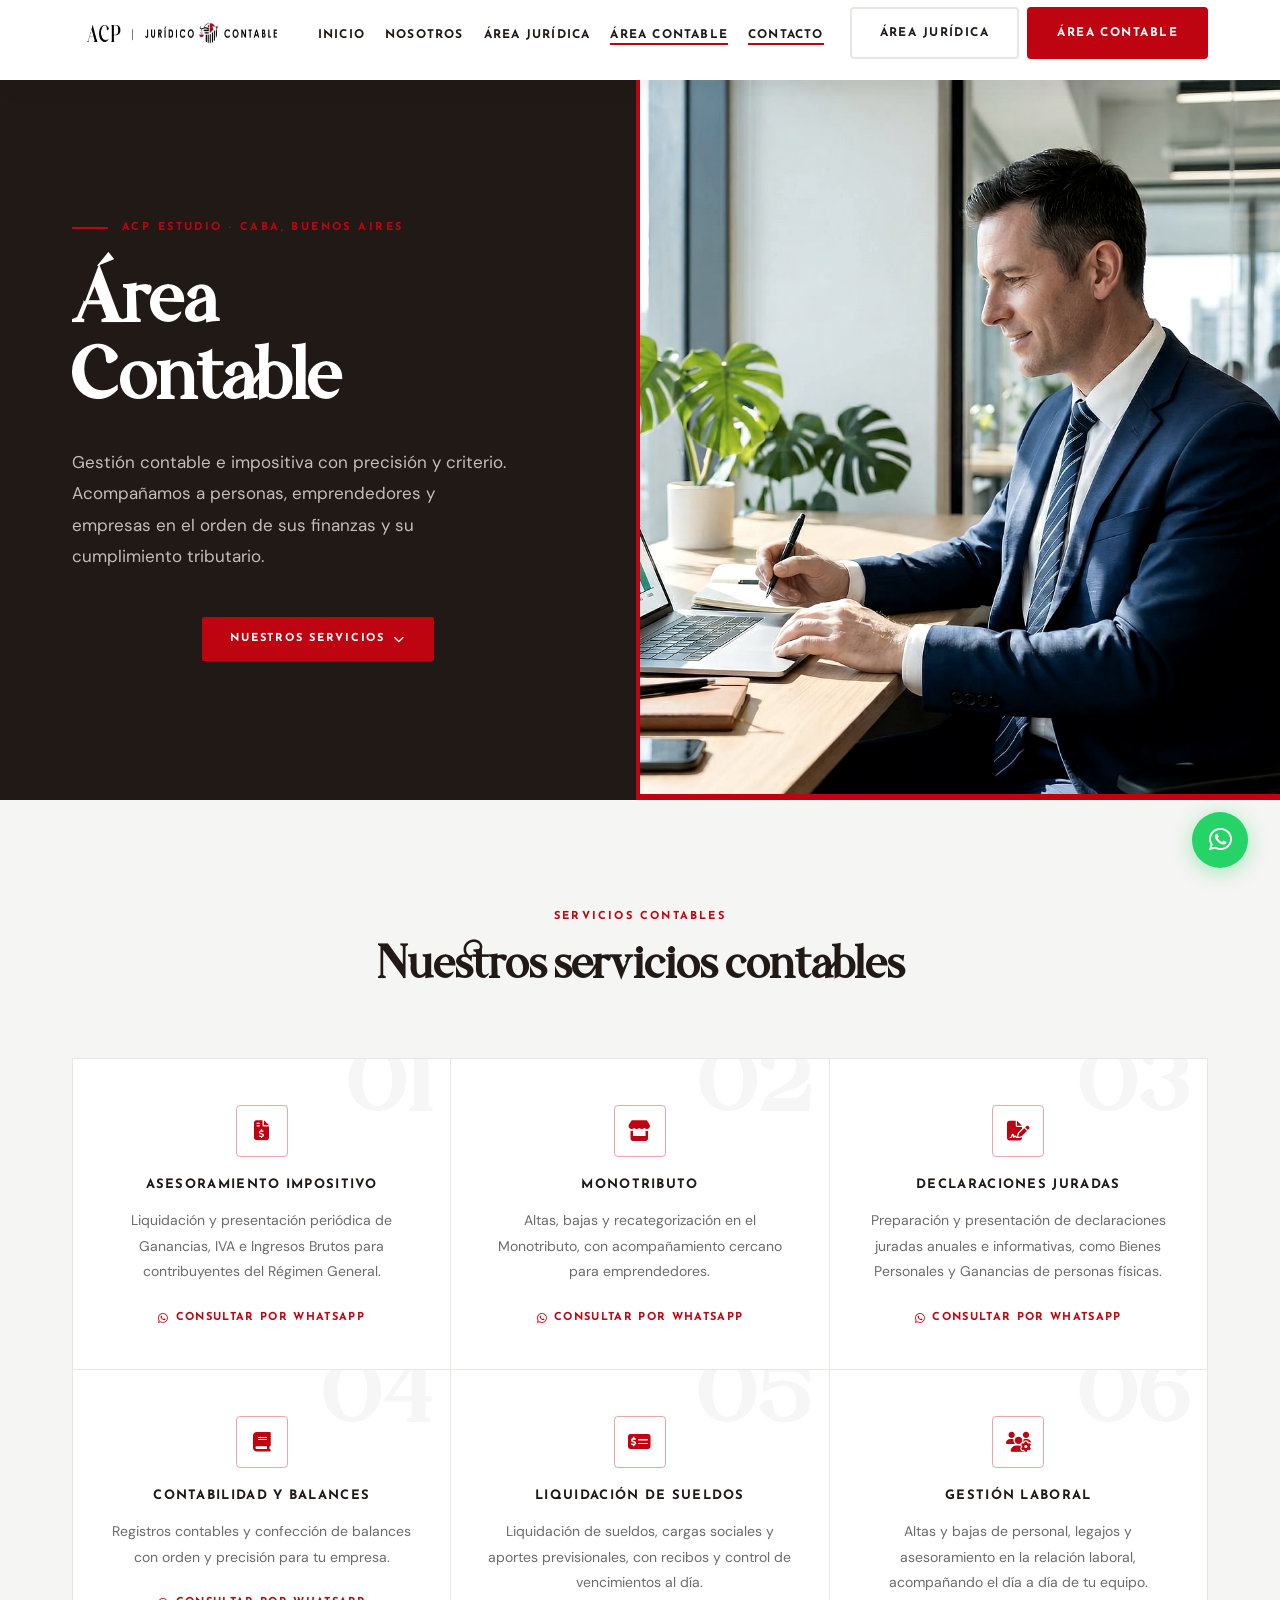
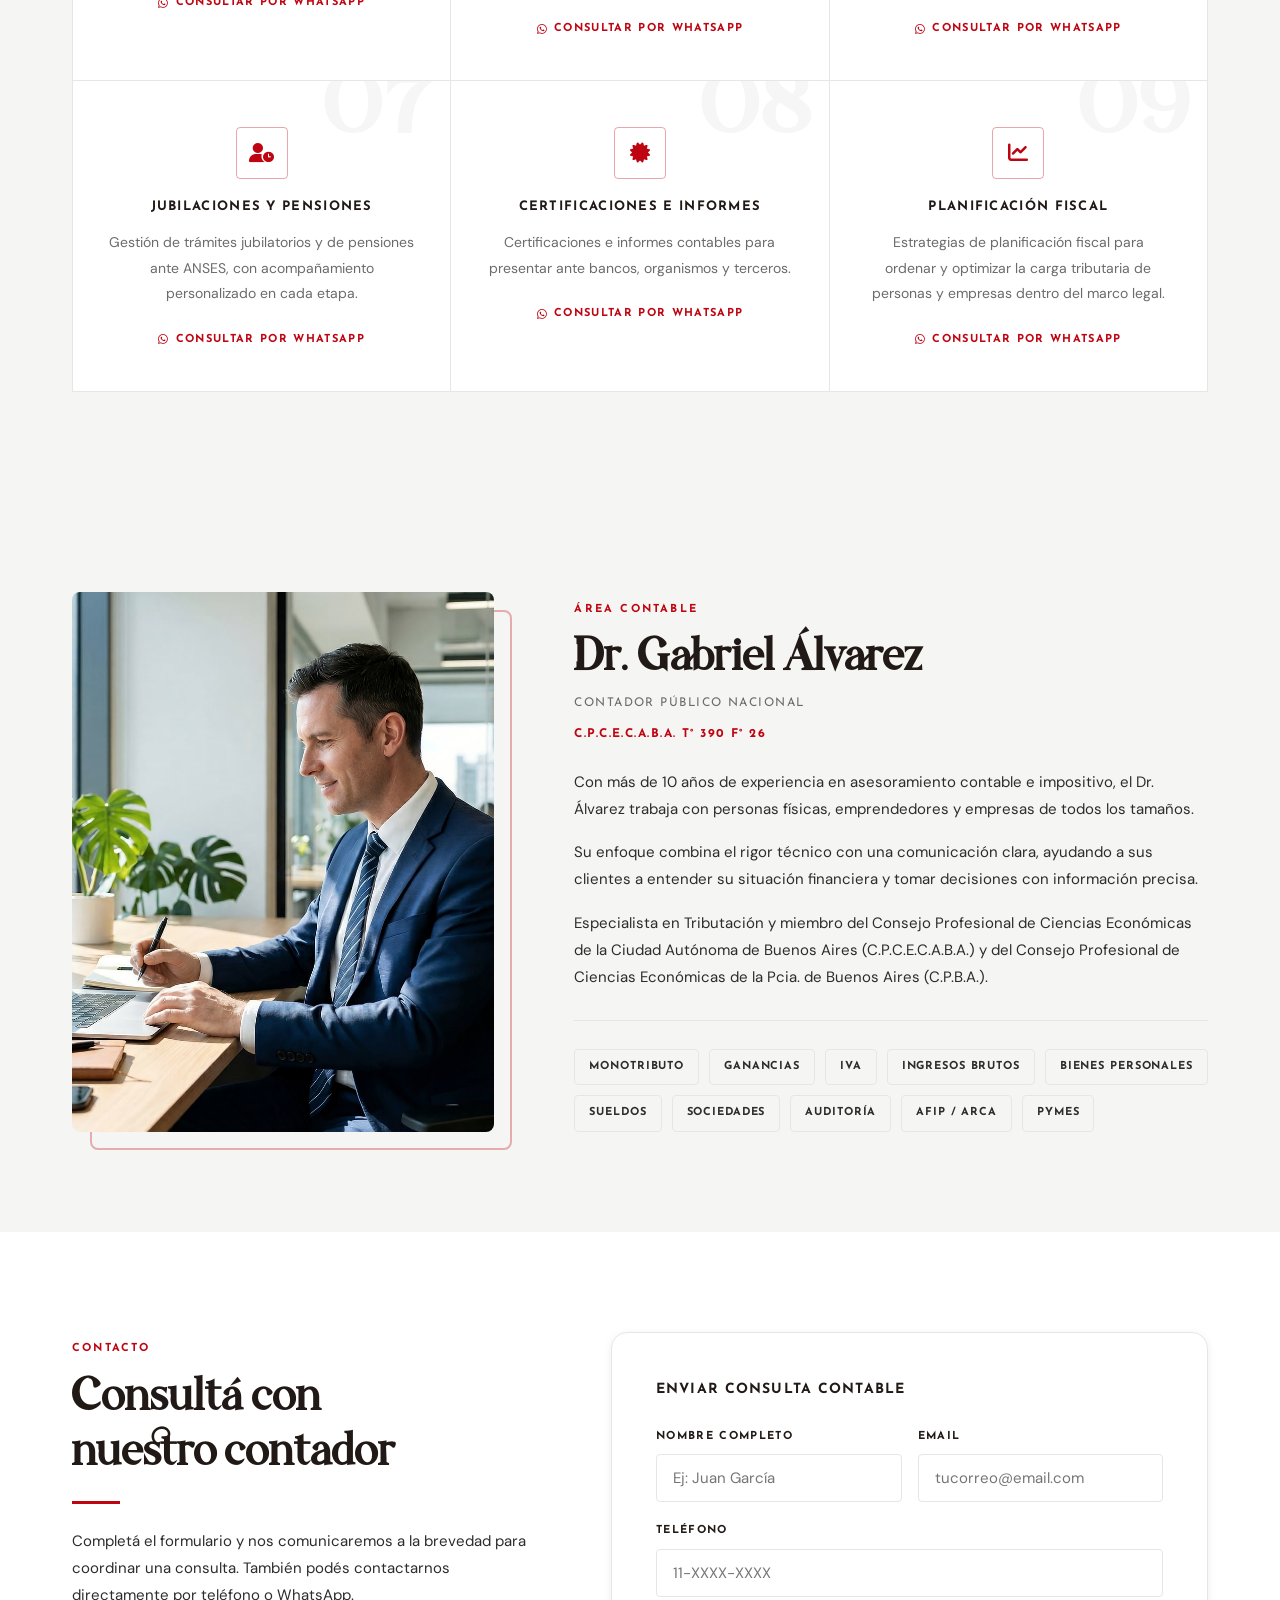
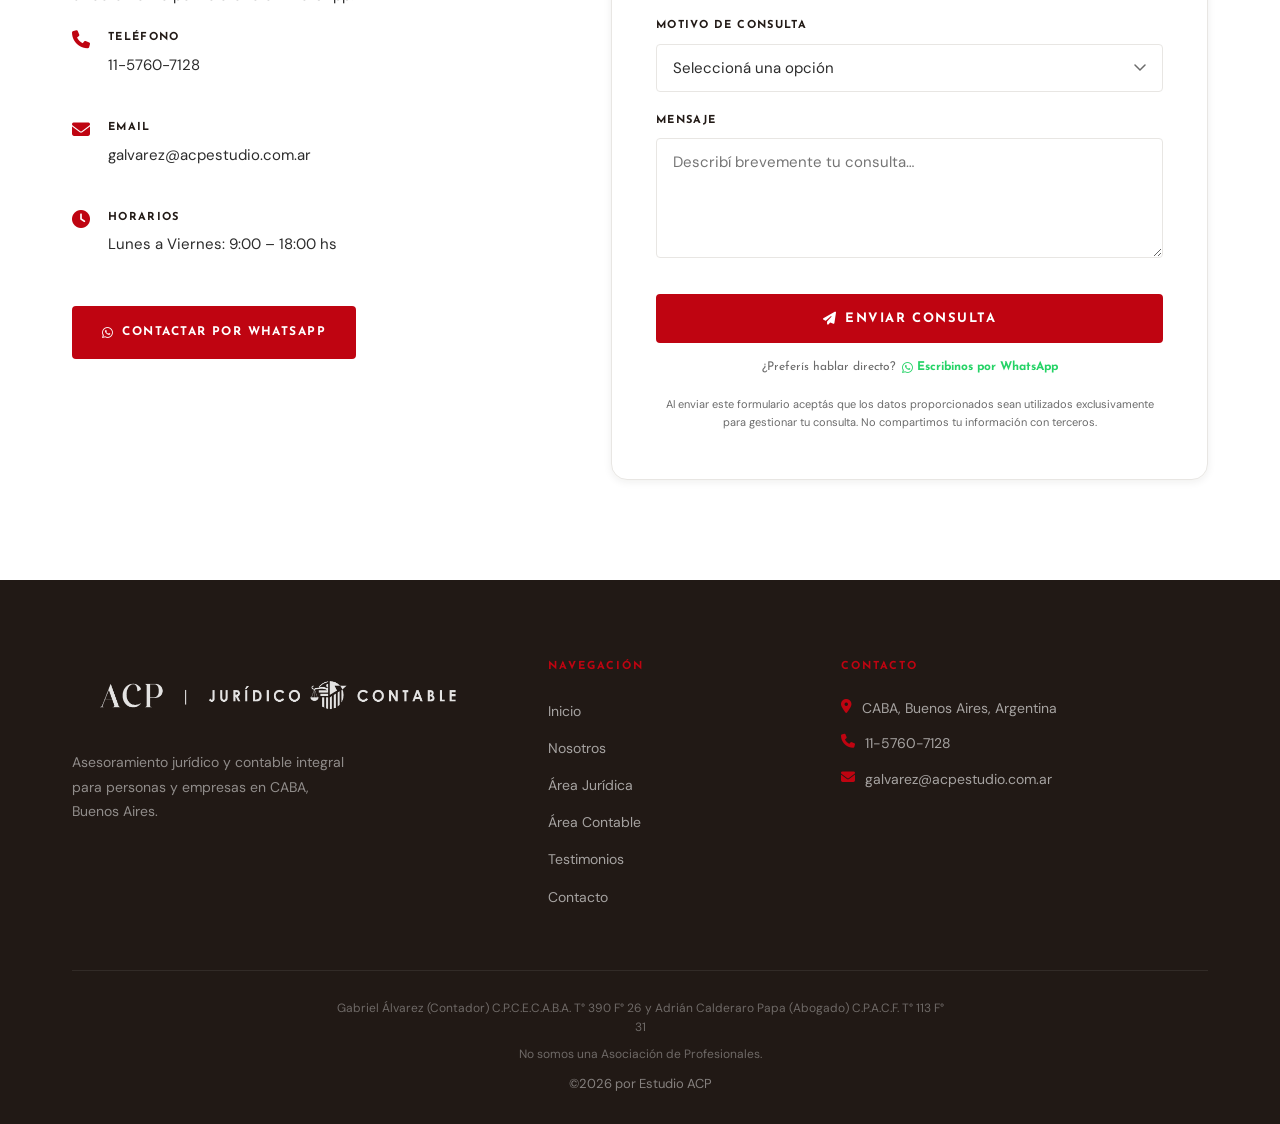
<file: contable.html>
<!DOCTYPE html>
<html lang="es">
<head>
  <meta charset="UTF-8">
  <meta name="viewport" content="width=device-width, initial-scale=1.0">
  <title>Área Contable | ACP Estudio Jurídico Contable · CABA</title>
  <meta name="description" content="Asesoramiento contable e impositivo en CABA, Buenos Aires. Liquidación de impuestos, auditoría, balances y gestión de PYMES. Dr. Gabriel Álvarez.">

  <!-- Open Graph -->
  <meta property="og:title" content="Área Contable | ACP Estudio Jurídico Contable">
  <meta property="og:description" content="Asesoramiento contable e impositivo integral en CABA, Buenos Aires. Impuestos, auditoría, sueldos y gestión de PYMES.">
  <meta property="og:type" content="website">
  <meta property="og:image" content="assets/images/herocontador.jpg">

  <!-- Google Fonts — fallbacks para The Castle Eliza y Century Gothic -->
  <link rel="preconnect" href="https://fonts.googleapis.com">
  <link rel="preconnect" href="https://fonts.gstatic.com" crossorigin>
  <link href="https://fonts.googleapis.com/css2?family=Playfair+Display:ital,wght@0,400;0,700;1,400&family=Josefin+Sans:wght@400;600;700&family=DM+Sans:ital,wght@0,300;0,400;0,500;1,400&display=swap" rel="stylesheet">

  <!-- Font Awesome -->
  <link rel="stylesheet" href="https://cdnjs.cloudflare.com/ajax/libs/font-awesome/6.5.1/css/all.min.css">

  <!-- AOS -->
  <link href="https://unpkg.com/aos@2.3.4/dist/aos.css" rel="stylesheet">

  <!-- Estilos -->
  <link rel="stylesheet" href="css/styles.css">

  <!-- Schema.org JSON-LD -->
  <script type="application/ld+json">
  {
    "@context": "https://schema.org",
    "@type": "AccountingService",
    "name": "ACP Estudio Contable — Área Contable",
    "description": "Asesoramiento contable e impositivo integral en CABA, Buenos Aires. Liquidación de impuestos, auditoría y gestión de PYMES.",
    "address": {
      "@type": "PostalAddress",
      "addressLocality": "Buenos Aires",
      "addressRegion": "CABA",
      "addressCountry": "AR"
    },
    "telephone": "+54-11-5760-7128",
    "email": "galvarez@acpestudio.com.ar",
    "employee": {
      "@type": "Person",
      "name": "Gabriel Álvarez",
      "jobTitle": "Contador Público",
      "email": "galvarez@acpestudio.com.ar"
    }
  }
  </script>
</head>
<body>

  <!-- Overlay menú mobile -->
  <div class="mobile-overlay" id="mobileOverlay"></div>

  <!-- ===================== HEADER ===================== -->
  <header class="header scrolled" id="header">
    <div class="container header__inner">
      <a href="index.html" class="header__logo" aria-label="ACP Estudio — Inicio">
        <img src="assets/brand/logoletras.png" alt="ACP Estudio Jurídico Contable" class="logo--completo" width="1600" height="257">
      </a>

      <nav class="nav" id="nav" aria-label="Navegación principal">
        <ul class="nav__list">
          <li><a href="index.html"          class="nav__link">Inicio</a></li>
          <li><a href="index.html#nosotros" class="nav__link">Nosotros</a></li>
          <li><a href="juridica.html"       class="nav__link">Área Jurídica</a></li>
          <li><a href="contable.html"       class="nav__link active">Área Contable</a></li>
          <li><a href="#contacto"           class="nav__link">Contacto</a></li>
        </ul>
      </nav>

      <div class="header__ctas">
        <a href="juridica.html" class="btn btn--outline">Área Jurídica</a>
        <a href="contable.html" class="btn btn--red">Área Contable</a>
      </div>

      <button class="hamburger" id="hamburger" aria-label="Abrir menú" aria-expanded="false">
        <span></span><span></span><span></span>
      </button>
    </div>
  </header>

  <!-- ===================== HERO INTERNO ===================== -->
  <section class="hero-inner" aria-label="Área Contable">
    <div class="hero-inner__left">
      <span class="hero-inner__eyebrow">ACP Estudio · CABA, Buenos Aires</span>
      <h1 class="hero-inner__title">Área<br>Contable</h1>
      <p class="hero-inner__desc">
        Gestión contable e impositiva con precisión y criterio. Acompañamos a personas, emprendedores y empresas en el orden de sus finanzas y su cumplimiento tributario.
      </p>
      <a href="#servicios" class="btn btn--primary">Nuestros servicios <i class="fas fa-chevron-down"></i></a>
    </div>
    <div class="hero-inner__right">
      <img src="assets/images/herocontador.jpg" alt="Asesoramiento contable profesional" class="hero-inner__img" width="1920" height="1072">
      <div class="hero-inner__right-accent"></div>
    </div>
  </section>

  <!-- ===================== SERVICIOS ===================== -->
  <section class="servicios" id="servicios">
    <div class="container">
      <div class="section-header" data-aos="fade-up">
        <span class="section-label">Servicios contables</span>
        <h2 class="section-title">Nuestros servicios contables</h2>
      </div>

      <div class="servicios__grid">

        <article class="svc-card" data-num="01" data-aos="fade-up" data-aos-delay="0">
          <div class="svc-card__icon"><i class="fas fa-file-invoice-dollar" aria-hidden="true"></i></div>
          <h3 class="svc-card__title">Asesoramiento Impositivo</h3>
          <p class="svc-card__desc">Liquidación y presentación periódica de Ganancias, IVA e Ingresos Brutos para contribuyentes del Régimen General.</p>
          <a href="https://wa.me/541157607128?text=Hola%2C%20quisiera%20consultar%20sobre%20Asesoramiento%20Impositivo." class="svc-card__link" target="_blank" rel="noopener noreferrer"><i class="fab fa-whatsapp"></i> Consultar por WhatsApp</a>
        </article>

        <article class="svc-card" data-num="02" data-aos="fade-up" data-aos-delay="60">
          <div class="svc-card__icon"><i class="fas fa-store" aria-hidden="true"></i></div>
          <h3 class="svc-card__title">Monotributo</h3>
          <p class="svc-card__desc">Altas, bajas y recategorización en el Monotributo, con acompañamiento cercano para emprendedores.</p>
          <a href="https://wa.me/541157607128?text=Hola%2C%20quisiera%20consultar%20sobre%20Monotributo." class="svc-card__link" target="_blank" rel="noopener noreferrer"><i class="fab fa-whatsapp"></i> Consultar por WhatsApp</a>
        </article>

        <article class="svc-card" data-num="03" data-aos="fade-up" data-aos-delay="120">
          <div class="svc-card__icon"><i class="fas fa-file-signature" aria-hidden="true"></i></div>
          <h3 class="svc-card__title">Declaraciones Juradas</h3>
          <p class="svc-card__desc">Preparación y presentación de declaraciones juradas anuales e informativas, como Bienes Personales y Ganancias de personas físicas.</p>
          <a href="https://wa.me/541157607128?text=Hola%2C%20quisiera%20consultar%20sobre%20Declaraciones%20Juradas." class="svc-card__link" target="_blank" rel="noopener noreferrer"><i class="fab fa-whatsapp"></i> Consultar por WhatsApp</a>
        </article>

        <article class="svc-card" data-num="04" data-aos="fade-up" data-aos-delay="0">
          <div class="svc-card__icon"><i class="fas fa-book" aria-hidden="true"></i></div>
          <h3 class="svc-card__title">Contabilidad y Balances</h3>
          <p class="svc-card__desc">Registros contables y confección de balances con orden y precisión para tu empresa.</p>
          <a href="https://wa.me/541157607128?text=Hola%2C%20quisiera%20consultar%20sobre%20Contabilidad%20y%20Balances." class="svc-card__link" target="_blank" rel="noopener noreferrer"><i class="fab fa-whatsapp"></i> Consultar por WhatsApp</a>
        </article>

        <article class="svc-card" data-num="05" data-aos="fade-up" data-aos-delay="60">
          <div class="svc-card__icon"><i class="fas fa-money-check-alt" aria-hidden="true"></i></div>
          <h3 class="svc-card__title">Liquidación de Sueldos</h3>
          <p class="svc-card__desc">Liquidación de sueldos, cargas sociales y aportes previsionales, con recibos y control de vencimientos al día.</p>
          <a href="https://wa.me/541157607128?text=Hola%2C%20quisiera%20consultar%20sobre%20Liquidaci%C3%B3n%20de%20Sueldos." class="svc-card__link" target="_blank" rel="noopener noreferrer"><i class="fab fa-whatsapp"></i> Consultar por WhatsApp</a>
        </article>

        <article class="svc-card" data-num="06" data-aos="fade-up" data-aos-delay="120">
          <div class="svc-card__icon"><i class="fas fa-users-cog" aria-hidden="true"></i></div>
          <h3 class="svc-card__title">Gestión Laboral</h3>
          <p class="svc-card__desc">Altas y bajas de personal, legajos y asesoramiento en la relación laboral, acompañando el día a día de tu equipo.</p>
          <a href="https://wa.me/541157607128?text=Hola%2C%20quisiera%20consultar%20sobre%20Gesti%C3%B3n%20Laboral." class="svc-card__link" target="_blank" rel="noopener noreferrer"><i class="fab fa-whatsapp"></i> Consultar por WhatsApp</a>
        </article>

        <article class="svc-card" data-num="07" data-aos="fade-up" data-aos-delay="0">
          <div class="svc-card__icon"><i class="fas fa-user-clock" aria-hidden="true"></i></div>
          <h3 class="svc-card__title">Jubilaciones y Pensiones</h3>
          <p class="svc-card__desc">Gestión de trámites jubilatorios y de pensiones ante ANSES, con acompañamiento personalizado en cada etapa.</p>
          <a href="https://wa.me/541157607128?text=Hola%2C%20quisiera%20consultar%20sobre%20Jubilaciones%20y%20Pensiones." class="svc-card__link" target="_blank" rel="noopener noreferrer"><i class="fab fa-whatsapp"></i> Consultar por WhatsApp</a>
        </article>

        <article class="svc-card" data-num="08" data-aos="fade-up" data-aos-delay="60">
          <div class="svc-card__icon"><i class="fas fa-certificate" aria-hidden="true"></i></div>
          <h3 class="svc-card__title">Certificaciones e Informes</h3>
          <p class="svc-card__desc">Certificaciones e informes contables para presentar ante bancos, organismos y terceros.</p>
          <a href="https://wa.me/541157607128?text=Hola%2C%20quisiera%20consultar%20sobre%20Certificaciones%20e%20Informes%20Contables." class="svc-card__link" target="_blank" rel="noopener noreferrer"><i class="fab fa-whatsapp"></i> Consultar por WhatsApp</a>
        </article>

        <article class="svc-card" data-num="09" data-aos="fade-up" data-aos-delay="120">
          <div class="svc-card__icon"><i class="fas fa-chart-line" aria-hidden="true"></i></div>
          <h3 class="svc-card__title">Planificación Fiscal</h3>
          <p class="svc-card__desc">Estrategias de planificación fiscal para ordenar y optimizar la carga tributaria de personas y empresas dentro del marco legal.</p>
          <a href="https://wa.me/541157607128?text=Hola%2C%20quisiera%20consultar%20sobre%20Planificaci%C3%B3n%20Fiscal." class="svc-card__link" target="_blank" rel="noopener noreferrer"><i class="fab fa-whatsapp"></i> Consultar por WhatsApp</a>
        </article>

      </div>
    </div>
  </section>

  <!-- ===================== PROFESIONAL ===================== -->
  <section class="profesional section-light" id="profesional">
    <div class="container profesional__inner">

      <div class="profesional__img-wrap" data-aos="fade-right">
        <img src="assets/images/herocontador.jpg" alt="Dr. Gabriel Álvarez — Contador Público" class="profesional__img" width="1920" height="1072" loading="lazy">
        <div class="profesional__img-deco"></div>
      </div>

      <div class="profesional__info" data-aos="fade-left">
        <span class="section-label">Área Contable</span>
        <h2>Dr. Gabriel Álvarez</h2>
        <p class="profesional__role">Contador Público Nacional</p>
        <span class="profesional__matricula">C.P.C.E.C.A.B.A. T° 390 F° 26</span>

        <div class="profesional__bio">
          <p>
            Con más de 10 años de experiencia en asesoramiento contable e impositivo, el Dr. Álvarez trabaja con personas físicas, emprendedores y empresas de todos los tamaños.
          </p>
          <p>
            Su enfoque combina el rigor técnico con una comunicación clara, ayudando a sus clientes a entender su situación financiera y tomar decisiones con información precisa.
          </p>
          <p>
            Especialista en Tributación y miembro del Consejo Profesional de Ciencias Económicas de la Ciudad Autónoma de Buenos Aires (C.P.C.E.C.A.B.A.) y del Consejo Profesional de Ciencias Económicas de la Pcia. de Buenos Aires (C.P.B.A.).
          </p>
        </div>
        <!-- TODO contenido pendiente: universidad de egreso del Dr. Gabriel Álvarez -->

        <div class="profesional__certs">
          <span class="cert-badge">Monotributo</span>
          <span class="cert-badge">Ganancias</span>
          <span class="cert-badge">IVA</span>
          <span class="cert-badge">Ingresos Brutos</span>
          <span class="cert-badge">Bienes Personales</span>
          <span class="cert-badge">Sueldos</span>
          <span class="cert-badge">Sociedades</span>
          <span class="cert-badge">Auditoría</span>
          <span class="cert-badge">AFIP / ARCA</span>
          <span class="cert-badge">PyMES</span>
        </div>
      </div>

    </div>
  </section>

  <!-- ===================== FORMULARIO ===================== -->
  <section class="contacto" id="contacto">
    <div class="container contacto__inner">

      <div class="contacto__aside" data-aos="fade-right">
        <span class="section-label">Contacto</span>
        <h2>Consultá con<br>nuestro contador</h2>
        <div class="section-line"></div>
        <p>
          Completá el formulario y nos comunicaremos a la brevedad para coordinar una consulta. También podés contactarnos directamente por teléfono o WhatsApp.
        </p>

        <div class="contact-item">
          <i class="fas fa-phone" aria-hidden="true"></i>
          <div>
            <strong>Teléfono</strong>
            <p><a href="tel:+541157607128">11-5760-7128</a></p>
          </div>
        </div>
        <div class="contact-item">
          <i class="fas fa-envelope" aria-hidden="true"></i>
          <div>
            <strong>Email</strong>
            <p><a href="mailto:galvarez@acpestudio.com.ar">galvarez@acpestudio.com.ar</a></p>
          </div>
        </div>
        <div class="contact-item">
          <i class="fas fa-clock" aria-hidden="true"></i>
          <div>
            <strong>Horarios</strong>
            <p>Lunes a Viernes: 9:00 – 18:00 hs</p>
          </div>
        </div>

        <a href="https://wa.me/541157607128?text=Hola%2C%20quisiera%20consultar%20sobre%20el%20%C3%A1rea%20contable." class="btn btn--red" target="_blank" rel="noopener noreferrer" style="margin-top: 8px;">
          <i class="fab fa-whatsapp"></i> Contactar por WhatsApp
        </a>
      </div>

      <div class="contacto__form" data-aos="fade-left">
        <div class="form-card">
          <h3>Enviar consulta contable</h3>
          <form id="contactForm" novalidate>

            <div class="form-row">
              <div class="form-group">
                <label for="nombre">Nombre completo</label>
                <input type="text" id="nombre" name="nombre" placeholder="Ej: Juan García" required>
              </div>
              <div class="form-group">
                <label for="email">Email</label>
                <input type="email" id="email" name="email" placeholder="tucorreo@email.com" required>
              </div>
            </div>

            <div class="form-group">
              <label for="telefono">Teléfono</label>
              <input type="tel" id="telefono" name="telefono" placeholder="11-XXXX-XXXX">
            </div>

            <div class="form-group">
              <label for="motivo">Motivo de consulta</label>
              <select id="motivo" name="motivo" required>
                <option value="" disabled selected>Seleccioná una opción</option>
                <option value="impositivo">Asesoramiento Impositivo (Ganancias, IVA, IIBB)</option>
                <option value="monotributo">Monotributo</option>
                <option value="ddjj">Declaraciones Juradas</option>
                <option value="balances">Contabilidad y Balances</option>
                <option value="sueldos">Liquidación de Sueldos</option>
                <option value="gestion-laboral">Gestión Laboral</option>
                <option value="jubilaciones">Jubilaciones y Pensiones</option>
                <option value="certificaciones">Certificaciones e Informes Contables</option>
                <option value="planificacion-fiscal">Planificación Fiscal</option>
                <option value="otro">Otro</option>
              </select>
            </div>

            <div class="form-group">
              <label for="mensaje">Mensaje</label>
              <textarea id="mensaje" name="mensaje" placeholder="Describí brevemente tu consulta…" required></textarea>
            </div>

            <div class="form-submit">
              <button type="submit" class="btn btn--red">
                <i class="fas fa-paper-plane"></i> Enviar consulta
              </button>
              <p class="whatsapp-alt">
                ¿Preferís hablar directo? <a href="https://wa.me/541157607128" target="_blank" rel="noopener"><i class="fab fa-whatsapp"></i> Escribinos por WhatsApp</a>
              </p>
            </div>

          </form>
          <p class="form-legal">
            Al enviar este formulario aceptás que los datos proporcionados sean utilizados exclusivamente para gestionar tu consulta. No compartimos tu información con terceros.
          </p>
        </div>
      </div>

    </div>
  </section>

  <!-- ===================== FOOTER ===================== -->
  <footer class="footer">
    <div class="container">
      <div class="footer__top">

        <div class="footer__brand">
          <img src="assets/brand/logoletras.png" alt="ACP Estudio Jurídico Contable" class="footer__logo" width="1600" height="257" loading="lazy">
          <p class="footer__tagline">Asesoramiento jurídico y contable integral para personas y empresas en CABA, Buenos Aires.</p>
        </div>

        <nav class="footer__nav" aria-label="Navegación del pie de página">
          <h4>Navegación</h4>
          <ul>
            <li><a href="index.html">Inicio</a></li>
            <li><a href="index.html#nosotros">Nosotros</a></li>
            <li><a href="juridica.html">Área Jurídica</a></li>
            <li><a href="contable.html">Área Contable</a></li>
            <li><a href="index.html#testimonios">Testimonios</a></li>
            <li><a href="#contacto">Contacto</a></li>
          </ul>
        </nav>

        <div class="footer__contact">
          <h4>Contacto</h4>
          <div class="contact-row">
            <i class="fas fa-map-marker-alt" aria-hidden="true"></i>
            <span>CABA, Buenos Aires, Argentina</span>
          </div>
          <div class="contact-row">
            <i class="fas fa-phone" aria-hidden="true"></i>
            <a href="tel:+541157607128">11-5760-7128</a>
          </div>
          <div class="contact-row">
            <i class="fas fa-envelope" aria-hidden="true"></i>
            <a href="mailto:galvarez@acpestudio.com.ar">galvarez@acpestudio.com.ar</a>
          </div>
        </div>

      </div>

      <div class="footer__divider"></div>

      <div class="footer__bottom">
        <p class="footer__legal">
          Gabriel Álvarez (Contador) C.P.C.E.C.A.B.A. T° 390 F° 26 y Adrián Calderaro Papa (Abogado) C.P.A.C.F. T° 113 F° 31
        </p>
        <p class="footer__legal">
          No somos una Asociación de Profesionales.
        </p>
        <p class="footer__copy">©2026 por Estudio ACP</p>
      </div>
    </div>
  </footer>

  <!-- WhatsApp flotante -->
  <a href="https://wa.me/541157607128" class="wsp-float" target="_blank" rel="noopener" aria-label="Escribinos por WhatsApp">
    <i class="fab fa-whatsapp"></i>
  </a>

  <!-- AOS -->
  <script src="https://unpkg.com/aos@2.3.4/dist/aos.js"></script>
  <!-- JS principal -->
  <script src="js/main.js"></script>

</body>
</html>
</file>
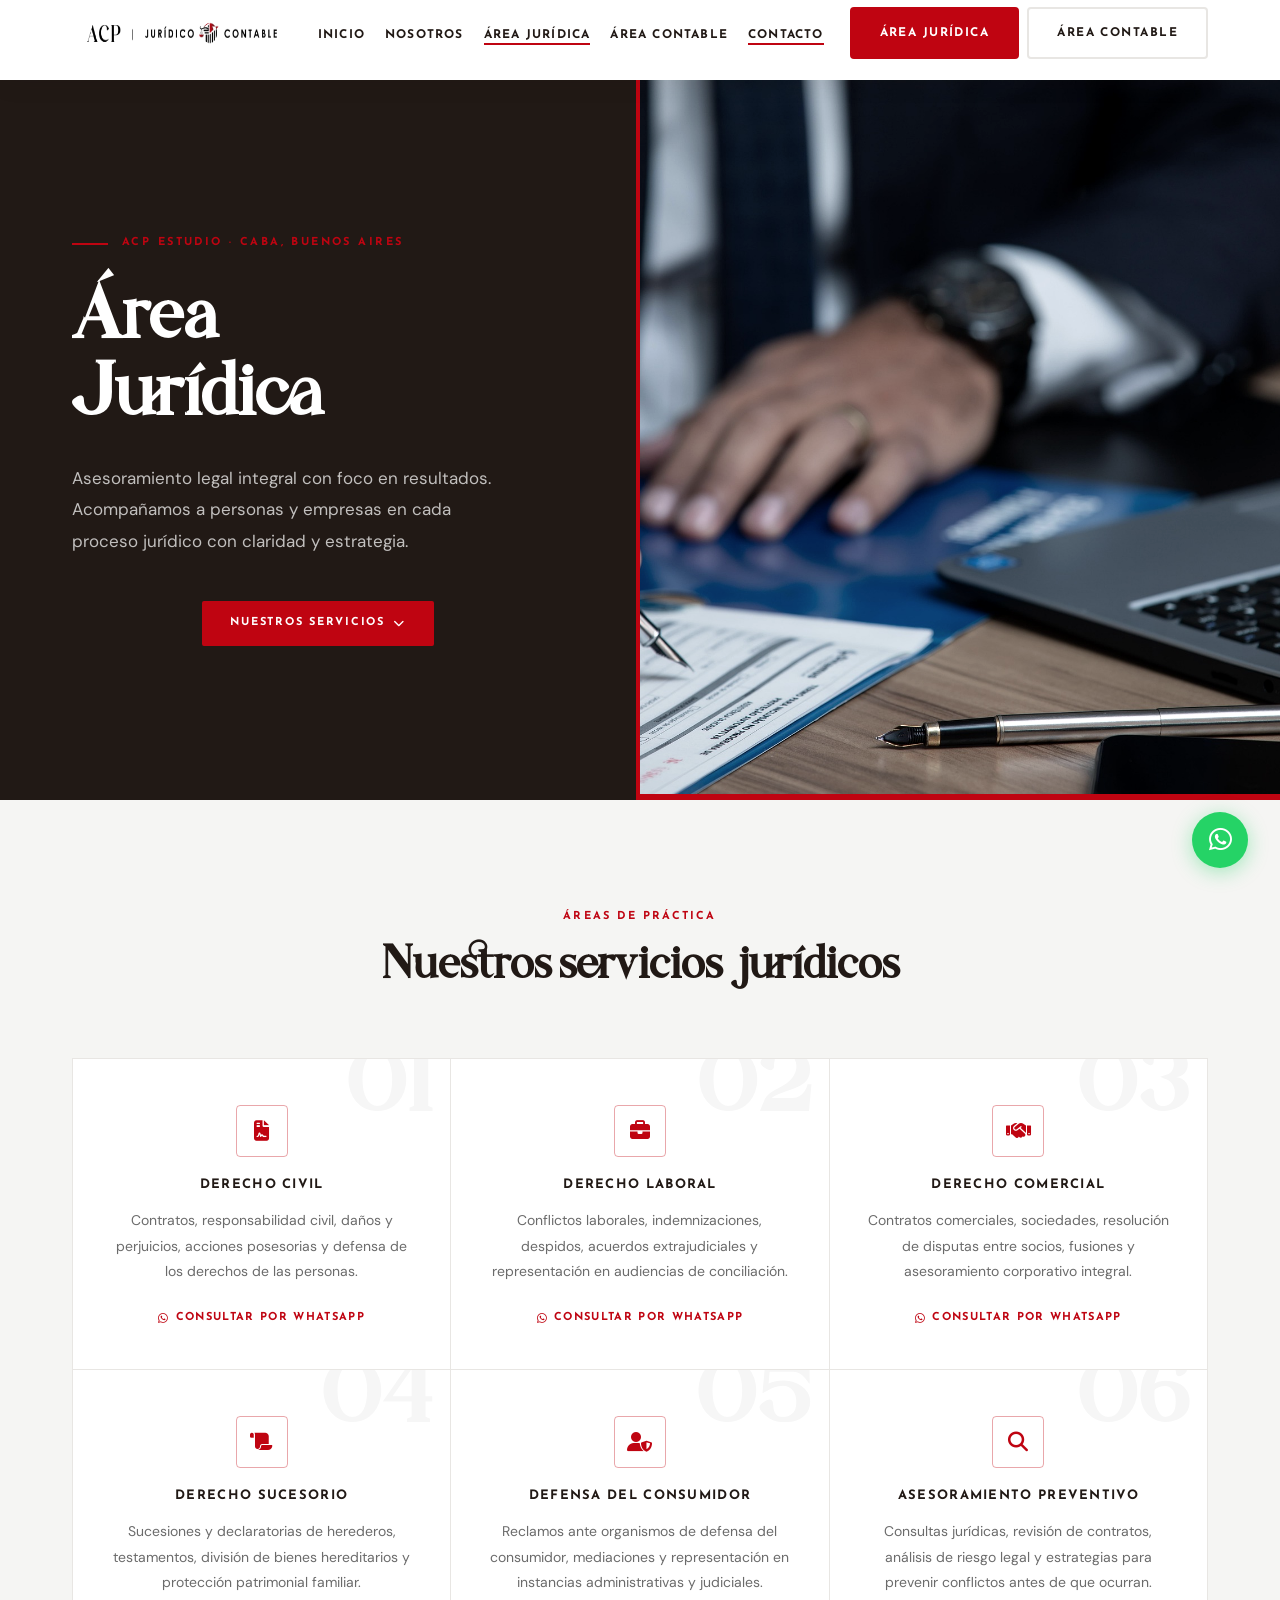
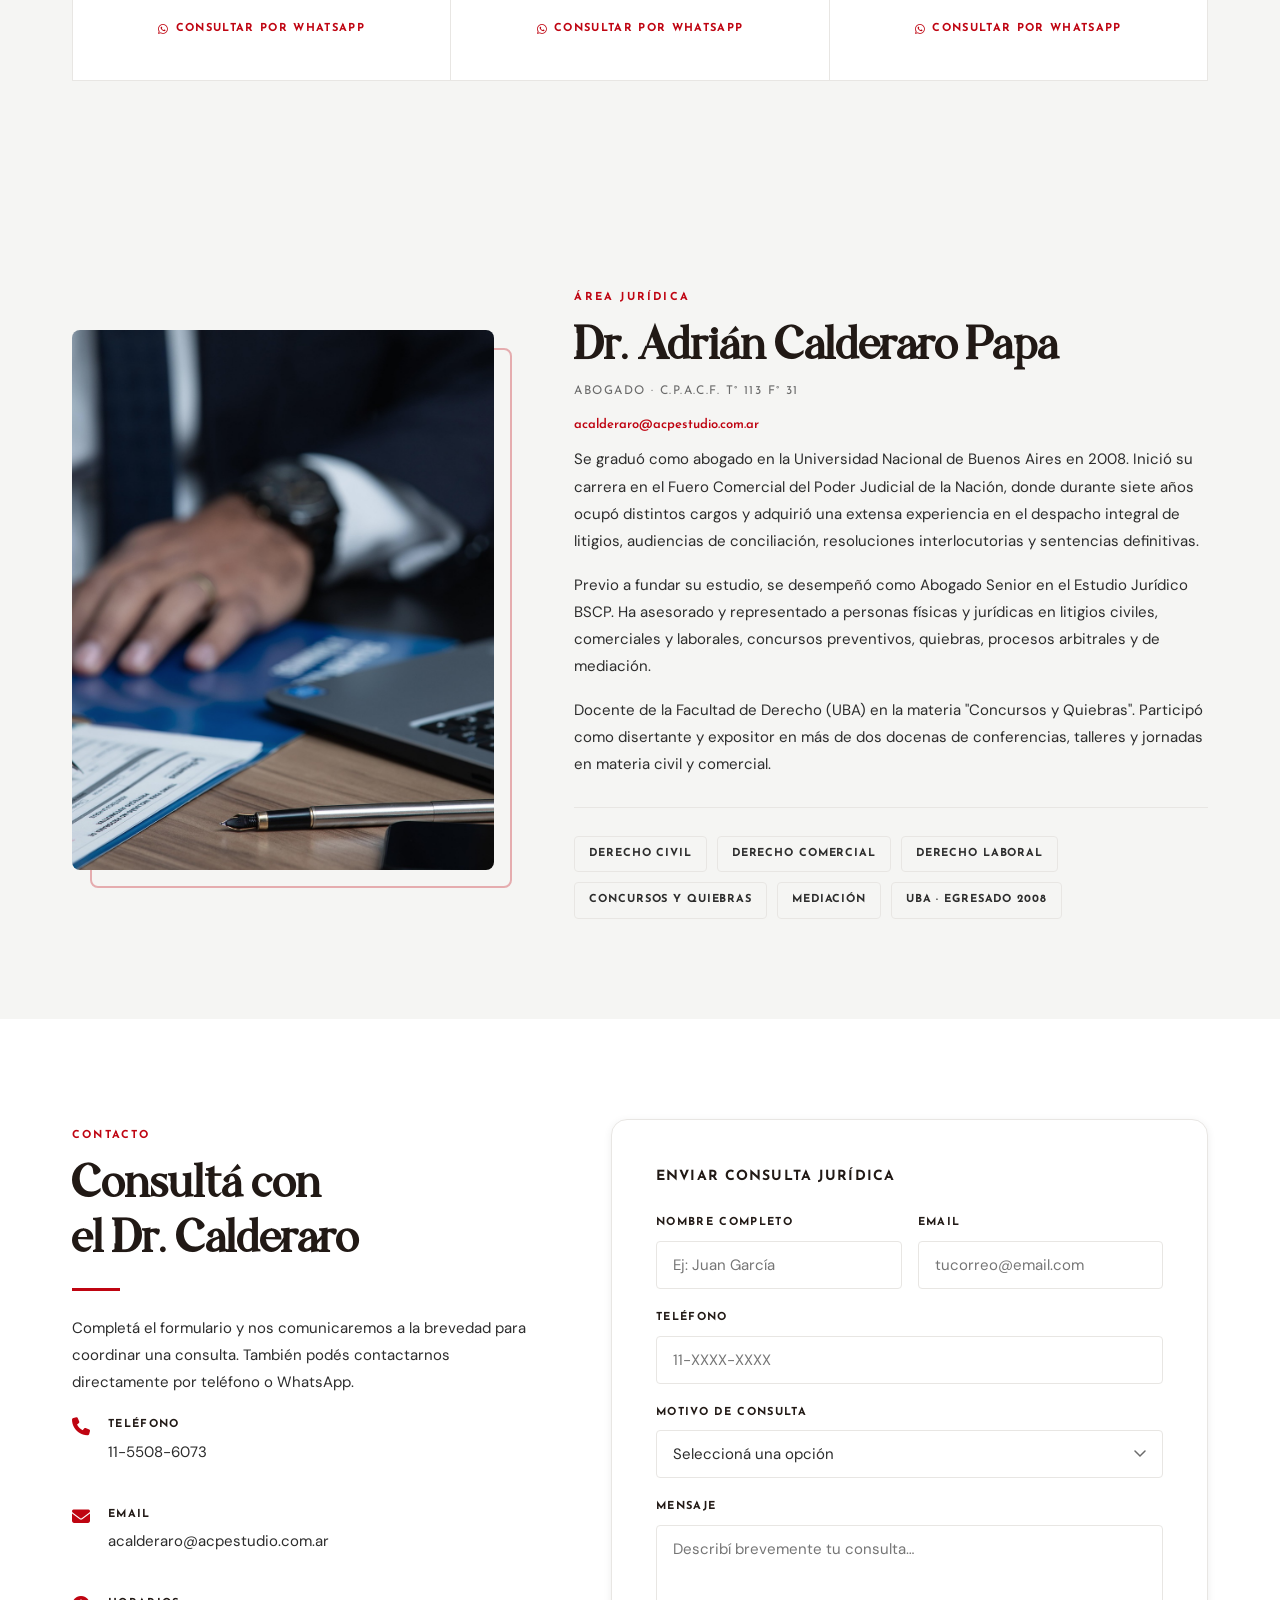
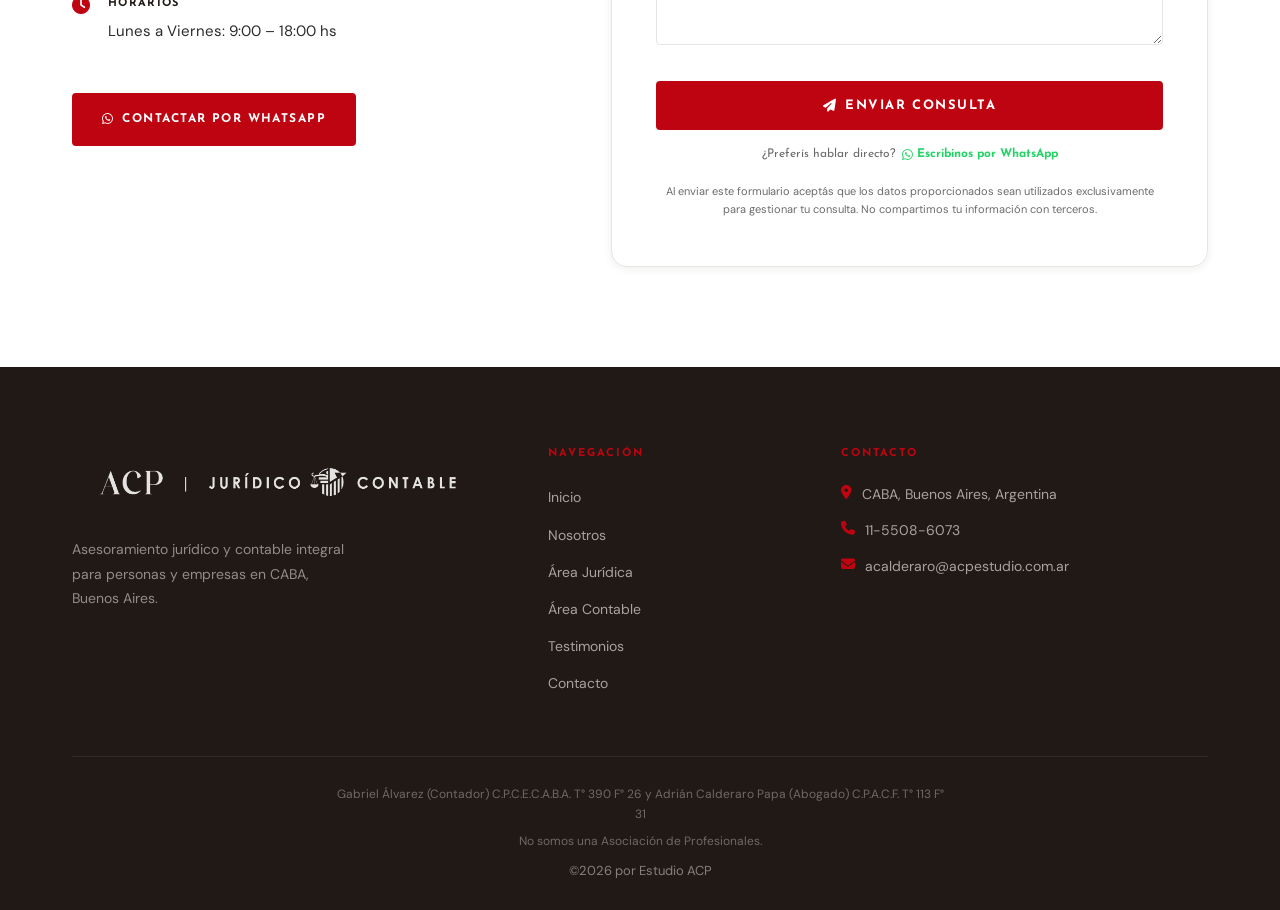
<file: juridica.html>
<!DOCTYPE html>
<html lang="es">
<head>
  <meta charset="UTF-8">
  <meta name="viewport" content="width=device-width, initial-scale=1.0">
  <title>Área Jurídica | ACP Estudio Jurídico Contable · CABA</title>
  <meta name="description" content="Asesoramiento jurídico en CABA, Buenos Aires. Derecho civil, comercial, laboral y sucesorio. Consultas personalizadas con el Dr. Adrián Calderaro Papa.">

  <!-- Open Graph -->
  <meta property="og:title" content="Área Jurídica | ACP Estudio Jurídico Contable">
  <meta property="og:description" content="Asesoramiento jurídico integral en CABA, Buenos Aires. Derecho civil, comercial, laboral y más.">
  <meta property="og:type" content="website">
  <meta property="og:image" content="assets/images/heroabogado.jpg">

  <!-- Google Fonts — fallbacks para The Castle Eliza y Century Gothic -->
  <link rel="preconnect" href="https://fonts.googleapis.com">
  <link rel="preconnect" href="https://fonts.gstatic.com" crossorigin>
  <link href="https://fonts.googleapis.com/css2?family=Playfair+Display:ital,wght@0,400;0,700;1,400&family=Josefin+Sans:wght@400;600;700&family=DM+Sans:ital,wght@0,300;0,400;0,500;1,400&display=swap" rel="stylesheet">

  <!-- Font Awesome -->
  <link rel="stylesheet" href="https://cdnjs.cloudflare.com/ajax/libs/font-awesome/6.5.1/css/all.min.css">

  <!-- AOS -->
  <link href="https://unpkg.com/aos@2.3.4/dist/aos.css" rel="stylesheet">

  <!-- Estilos -->
  <link rel="stylesheet" href="css/styles.css">

  <!-- Schema.org JSON-LD -->
  <script type="application/ld+json">
  {
    "@context": "https://schema.org",
    "@type": "LegalService",
    "name": "ACP Estudio Jurídico — Área Jurídica",
    "description": "Asesoramiento jurídico integral en CABA, Buenos Aires. Derecho civil, comercial, laboral y sucesorio.",
    "address": {
      "@type": "PostalAddress",
      "addressLocality": "Buenos Aires",
      "addressRegion": "CABA",
      "addressCountry": "AR"
    },
    "telephone": "+54-11-5508-6073",
    "email": "acalderaro@acpestudio.com.ar",
    "employee": {
      "@type": "Person",
      "name": "Adrián Calderaro Papa",
      "jobTitle": "Abogado",
      "email": "acalderaro@acpestudio.com.ar"
    }
  }
  </script>
</head>
<body>

  <!-- Overlay menú mobile -->
  <div class="mobile-overlay" id="mobileOverlay"></div>

  <!-- ===================== HEADER ===================== -->
  <header class="header scrolled" id="header">
    <div class="container header__inner">
      <a href="index.html" class="header__logo" aria-label="ACP Estudio — Inicio">
        <img src="assets/brand/logoletras.png" alt="ACP Estudio Jurídico Contable" class="logo--completo" width="1600" height="257">
      </a>

      <nav class="nav" id="nav" aria-label="Navegación principal">
        <ul class="nav__list">
          <li><a href="index.html"          class="nav__link">Inicio</a></li>
          <li><a href="index.html#nosotros" class="nav__link">Nosotros</a></li>
          <li><a href="juridica.html"       class="nav__link active">Área Jurídica</a></li>
          <li><a href="contable.html"       class="nav__link">Área Contable</a></li>
          <li><a href="#contacto"           class="nav__link">Contacto</a></li>
        </ul>
      </nav>

      <div class="header__ctas">
        <a href="juridica.html" class="btn btn--red">Área Jurídica</a>
        <a href="contable.html" class="btn btn--outline">Área Contable</a>
      </div>

      <button class="hamburger" id="hamburger" aria-label="Abrir menú" aria-expanded="false">
        <span></span><span></span><span></span>
      </button>
    </div>
  </header>

  <!-- ===================== HERO INTERNO ===================== -->
  <section class="hero-inner" aria-label="Área Jurídica">
    <div class="hero-inner__left">
      <span class="hero-inner__eyebrow">ACP Estudio · CABA, Buenos Aires</span>
      <h1 class="hero-inner__title">Área<br>Jurídica</h1>
      <p class="hero-inner__desc">
        Asesoramiento legal integral con foco en resultados. Acompañamos a personas y empresas en cada proceso jurídico con claridad y estrategia.
      </p>
      <a href="#servicios" class="btn btn--primary">Nuestros servicios <i class="fas fa-chevron-down"></i></a>
    </div>
    <div class="hero-inner__right">
      <img src="assets/images/heroabogado.jpg" alt="Asesoramiento jurídico profesional" class="hero-inner__img" width="1920" height="1280">
      <div class="hero-inner__right-accent"></div>
    </div>
  </section>

  <!-- ===================== SERVICIOS ===================== -->
  <section class="servicios" id="servicios">
    <div class="container">
      <div class="section-header" data-aos="fade-up">
        <span class="section-label">Áreas de práctica</span>
        <h2 class="section-title">Nuestros servicios jurídicos</h2>
      </div>

      <div class="servicios__grid">

        <article class="svc-card" data-num="01" data-aos="fade-up" data-aos-delay="0">
          <div class="svc-card__icon"><i class="fas fa-file-contract" aria-hidden="true"></i></div>
          <h3 class="svc-card__title">Derecho Civil</h3>
          <p class="svc-card__desc">Contratos, responsabilidad civil, daños y perjuicios, acciones posesorias y defensa de los derechos de las personas.</p>
          <a href="https://wa.me/541155086073?text=Hola%2C%20quisiera%20consultar%20sobre%20Derecho%20Civil." class="svc-card__link" target="_blank" rel="noopener noreferrer"><i class="fab fa-whatsapp"></i> Consultar por WhatsApp</a>
        </article>

        <article class="svc-card" data-num="02" data-aos="fade-up" data-aos-delay="60">
          <div class="svc-card__icon"><i class="fas fa-briefcase" aria-hidden="true"></i></div>
          <h3 class="svc-card__title">Derecho Laboral</h3>
          <p class="svc-card__desc">Conflictos laborales, indemnizaciones, despidos, acuerdos extrajudiciales y representación en audiencias de conciliación.</p>
          <a href="https://wa.me/541155086073?text=Hola%2C%20quisiera%20consultar%20sobre%20Derecho%20Laboral." class="svc-card__link" target="_blank" rel="noopener noreferrer"><i class="fab fa-whatsapp"></i> Consultar por WhatsApp</a>
        </article>

        <article class="svc-card" data-num="03" data-aos="fade-up" data-aos-delay="120">
          <div class="svc-card__icon"><i class="fas fa-handshake" aria-hidden="true"></i></div>
          <h3 class="svc-card__title">Derecho Comercial</h3>
          <p class="svc-card__desc">Contratos comerciales, sociedades, resolución de disputas entre socios, fusiones y asesoramiento corporativo integral.</p>
          <a href="https://wa.me/541155086073?text=Hola%2C%20quisiera%20consultar%20sobre%20Derecho%20Comercial." class="svc-card__link" target="_blank" rel="noopener noreferrer"><i class="fab fa-whatsapp"></i> Consultar por WhatsApp</a>
        </article>

        <article class="svc-card" data-num="04" data-aos="fade-up" data-aos-delay="0">
          <div class="svc-card__icon"><i class="fas fa-scroll" aria-hidden="true"></i></div>
          <h3 class="svc-card__title">Derecho Sucesorio</h3>
          <p class="svc-card__desc">Sucesiones y declaratorias de herederos, testamentos, división de bienes hereditarios y protección patrimonial familiar.</p>
          <a href="https://wa.me/541155086073?text=Hola%2C%20quisiera%20consultar%20sobre%20Derecho%20Sucesorio." class="svc-card__link" target="_blank" rel="noopener noreferrer"><i class="fab fa-whatsapp"></i> Consultar por WhatsApp</a>
        </article>

        <article class="svc-card" data-num="05" data-aos="fade-up" data-aos-delay="60">
          <div class="svc-card__icon"><i class="fas fa-user-shield" aria-hidden="true"></i></div>
          <h3 class="svc-card__title">Defensa del Consumidor</h3>
          <p class="svc-card__desc">Reclamos ante organismos de defensa del consumidor, mediaciones y representación en instancias administrativas y judiciales.</p>
          <a href="https://wa.me/541155086073?text=Hola%2C%20quisiera%20consultar%20sobre%20Defensa%20del%20Consumidor." class="svc-card__link" target="_blank" rel="noopener noreferrer"><i class="fab fa-whatsapp"></i> Consultar por WhatsApp</a>
        </article>

        <article class="svc-card" data-num="06" data-aos="fade-up" data-aos-delay="120">
          <div class="svc-card__icon"><i class="fas fa-search" aria-hidden="true"></i></div>
          <h3 class="svc-card__title">Asesoramiento Preventivo</h3>
          <p class="svc-card__desc">Consultas jurídicas, revisión de contratos, análisis de riesgo legal y estrategias para prevenir conflictos antes de que ocurran.</p>
          <a href="https://wa.me/541155086073?text=Hola%2C%20quisiera%20consultar%20sobre%20Asesoramiento%20Preventivo." class="svc-card__link" target="_blank" rel="noopener noreferrer"><i class="fab fa-whatsapp"></i> Consultar por WhatsApp</a>
        </article>

      </div>
    </div>
  </section>

  <!-- ===================== PROFESIONAL ===================== -->
  <section class="profesional section-light" id="profesional">
    <div class="container profesional__inner">

      <div class="profesional__img-wrap" data-aos="fade-right">
        <img src="assets/images/heroabogado.jpg" alt="Dr. Adrián Calderaro Papa — Abogado" class="profesional__img" width="1920" height="1280" loading="lazy">
        <div class="profesional__img-deco"></div>
      </div>

      <div class="profesional__info" data-aos="fade-left">
        <span class="section-label">Área Jurídica</span>
        <h2>Dr. Adrián Calderaro Papa</h2>
        <p class="profesional__role">Abogado · C.P.A.C.F. T° 113 F° 31</p>
        <p class="profesional__role"><a href="mailto:acalderaro@acpestudio.com.ar" class="profesional__email">acalderaro@acpestudio.com.ar</a></p>

        <div class="profesional__bio">
          <p>
            Se graduó como abogado en la Universidad Nacional de Buenos Aires en 2008. Inició su carrera en el Fuero Comercial del Poder Judicial de la Nación, donde durante siete años ocupó distintos cargos y adquirió una extensa experiencia en el despacho integral de litigios, audiencias de conciliación, resoluciones interlocutorias y sentencias definitivas.
          </p>
          <p>
            Previo a fundar su estudio, se desempeñó como Abogado Senior en el Estudio Jurídico BSCP. Ha asesorado y representado a personas físicas y jurídicas en litigios civiles, comerciales y laborales, concursos preventivos, quiebras, procesos arbitrales y de mediación.
          </p>
          <p>
            Docente de la Facultad de Derecho (UBA) en la materia "Concursos y Quiebras". Participó como disertante y expositor en más de dos docenas de conferencias, talleres y jornadas en materia civil y comercial.
          </p>
        </div>

        <div class="profesional__certs">
          <span class="cert-badge">Derecho Civil</span>
          <span class="cert-badge">Derecho Comercial</span>
          <span class="cert-badge">Derecho Laboral</span>
          <span class="cert-badge">Concursos y Quiebras</span>
          <span class="cert-badge">Mediación</span>
          <span class="cert-badge">UBA · Egresado 2008</span>
        </div>
      </div>

    </div>
  </section>

  <!-- ===================== FORMULARIO ===================== -->
  <section class="contacto" id="contacto">
    <div class="container contacto__inner">

      <div class="contacto__aside" data-aos="fade-right">
        <span class="section-label">Contacto</span>
        <h2>Consultá con<br>el Dr. Calderaro</h2>
        <div class="section-line"></div>
        <p>
          Completá el formulario y nos comunicaremos a la brevedad para coordinar una consulta. También podés contactarnos directamente por teléfono o WhatsApp.
        </p>

        <div class="contact-item">
          <i class="fas fa-phone" aria-hidden="true"></i>
          <div>
            <strong>Teléfono</strong>
            <p><a href="tel:+541155086073">11-5508-6073</a></p>
          </div>
        </div>
        <div class="contact-item">
          <i class="fas fa-envelope" aria-hidden="true"></i>
          <div>
            <strong>Email</strong>
            <p><a href="mailto:acalderaro@acpestudio.com.ar">acalderaro@acpestudio.com.ar</a></p>
          </div>
        </div>
        <div class="contact-item">
          <i class="fas fa-clock" aria-hidden="true"></i>
          <div>
            <strong>Horarios</strong>
            <p>Lunes a Viernes: 9:00 – 18:00 hs</p>
          </div>
        </div>

        <a href="https://wa.me/541155086073?text=Hola%2C%20quisiera%20consultar%20sobre%20el%20%C3%A1rea%20jur%C3%ADdica." class="btn btn--red" target="_blank" rel="noopener noreferrer" style="margin-top: 8px;">
          <i class="fab fa-whatsapp"></i> Contactar por WhatsApp
        </a>
      </div>

      <div class="contacto__form" data-aos="fade-left">
        <div class="form-card">
          <h3>Enviar consulta jurídica</h3>
          <form id="contactForm" novalidate>

            <div class="form-row">
              <div class="form-group">
                <label for="nombre">Nombre completo</label>
                <input type="text" id="nombre" name="nombre" placeholder="Ej: Juan García" required>
              </div>
              <div class="form-group">
                <label for="email">Email</label>
                <input type="email" id="email" name="email" placeholder="tucorreo@email.com" required>
              </div>
            </div>

            <div class="form-group">
              <label for="telefono">Teléfono</label>
              <input type="tel" id="telefono" name="telefono" placeholder="11-XXXX-XXXX">
            </div>

            <div class="form-group">
              <label for="motivo">Motivo de consulta</label>
              <select id="motivo" name="motivo" required>
                <option value="" disabled selected>Seleccioná una opción</option>
                <option value="civil">Derecho Civil</option>
                <option value="laboral">Derecho Laboral</option>
                <option value="comercial">Derecho Comercial</option>
                <option value="sucesorio">Derecho Sucesorio</option>
                <option value="consumidor">Defensa del Consumidor</option>
                <option value="preventivo">Asesoramiento Preventivo</option>
                <option value="otro">Otro</option>
              </select>
            </div>

            <div class="form-group">
              <label for="mensaje">Mensaje</label>
              <textarea id="mensaje" name="mensaje" placeholder="Describí brevemente tu consulta…" required></textarea>
            </div>

            <div class="form-submit">
              <button type="submit" class="btn btn--red">
                <i class="fas fa-paper-plane"></i> Enviar consulta
              </button>
              <p class="whatsapp-alt">
                ¿Preferís hablar directo? <a href="https://wa.me/541155086073" target="_blank" rel="noopener"><i class="fab fa-whatsapp"></i> Escribinos por WhatsApp</a>
              </p>
            </div>

          </form>
          <p class="form-legal">
            Al enviar este formulario aceptás que los datos proporcionados sean utilizados exclusivamente para gestionar tu consulta. No compartimos tu información con terceros.
          </p>
        </div>
      </div>

    </div>
  </section>

  <!-- ===================== FOOTER ===================== -->
  <footer class="footer">
    <div class="container">
      <div class="footer__top">

        <div class="footer__brand">
          <img src="assets/brand/logoletras.png" alt="ACP Estudio Jurídico Contable" class="footer__logo" width="1600" height="257" loading="lazy">
          <p class="footer__tagline">Asesoramiento jurídico y contable integral para personas y empresas en CABA, Buenos Aires.</p>
        </div>

        <nav class="footer__nav" aria-label="Navegación del pie de página">
          <h4>Navegación</h4>
          <ul>
            <li><a href="index.html">Inicio</a></li>
            <li><a href="index.html#nosotros">Nosotros</a></li>
            <li><a href="juridica.html">Área Jurídica</a></li>
            <li><a href="contable.html">Área Contable</a></li>
            <li><a href="index.html#testimonios">Testimonios</a></li>
            <li><a href="#contacto">Contacto</a></li>
          </ul>
        </nav>

        <div class="footer__contact">
          <h4>Contacto</h4>
          <div class="contact-row">
            <i class="fas fa-map-marker-alt" aria-hidden="true"></i>
            <span>CABA, Buenos Aires, Argentina</span>
          </div>
          <div class="contact-row">
            <i class="fas fa-phone" aria-hidden="true"></i>
            <a href="tel:+541155086073">11-5508-6073</a>
          </div>
          <div class="contact-row">
            <i class="fas fa-envelope" aria-hidden="true"></i>
            <a href="mailto:acalderaro@acpestudio.com.ar">acalderaro@acpestudio.com.ar</a>
          </div>
        </div>

      </div>

      <div class="footer__divider"></div>

      <div class="footer__bottom">
        <p class="footer__legal">
          Gabriel Álvarez (Contador) C.P.C.E.C.A.B.A. T° 390 F° 26 y Adrián Calderaro Papa (Abogado) C.P.A.C.F. T° 113 F° 31
        </p>
        <p class="footer__legal">
          No somos una Asociación de Profesionales.
        </p>
        <p class="footer__copy">©2026 por Estudio ACP</p>
      </div>
    </div>
  </footer>

  <!-- WhatsApp flotante -->
  <a href="https://wa.me/541155086073" class="wsp-float" target="_blank" rel="noopener" aria-label="Escribinos por WhatsApp">
    <i class="fab fa-whatsapp"></i>
  </a>

  <!-- AOS -->
  <script src="https://unpkg.com/aos@2.3.4/dist/aos.js"></script>
  <!-- JS principal -->
  <script src="js/main.js"></script>

</body>
</html>
</file>
<file: css/styles.css>
/* ============================================================
   ACP Estudio Jurídico Contable — Estilos principales
   ============================================================ */

/* --- Fuentes custom --- */
@font-face {
  font-family: 'The Castle Elizah';
  src: url('../fonts/TheCastleElizah.woff2') format('woff2'),
       url('../fonts/TheCastleElizah.woff')  format('woff'),
       url('../fonts/TheCastleElizah.ttf')   format('truetype');
  font-weight: normal;
  font-style: normal;
  font-display: swap;
}
@font-face {
  font-family: 'The Castle Elizah';
  src: url('../fonts/TheCastleElizah-Italic.woff2') format('woff2'),
       url('../fonts/TheCastleElizah-Italic.woff')  format('woff'),
       url('../fonts/TheCastleElizah-Italic.ttf')   format('truetype');
  font-weight: normal;
  font-style: italic;
  font-display: swap;
}

/* --- Reset & Base --- */
*, *::before, *::after { box-sizing: border-box; margin: 0; padding: 0; }
html {
  scroll-behavior: smooth;
  font-size: 16px;
  scroll-padding-top: var(--header-h, 80px);
}
body {
  font-family: 'DM Sans', sans-serif;
  color: var(--color-text);
  background: var(--color-white);
  overflow-x: hidden;
  line-height: 1.7;
}

/* --- Scrollbar personalizada (rojo ACP) --- */
::-webkit-scrollbar { width: 6px; }
::-webkit-scrollbar-track { background: var(--color-light-gray, #F5F5F3); }
::-webkit-scrollbar-thumb {
  background: var(--color-red, #BF0411);
  border-radius: 3px;
}
::-webkit-scrollbar-thumb:hover { background: var(--color-red-dark, #620F14); }
* { scrollbar-width: thin; scrollbar-color: #BF0411 #F5F5F3; }
img { max-width: 100%; height: auto; display: block; }
a { text-decoration: none; color: inherit; transition: color .2s; }
ul { list-style: none; }
button { cursor: pointer; border: none; background: none; font-family: inherit; }

/* --- Variables --- */
:root {
  --color-black:      #211915;
  --color-red:        #BF0411;
  --color-red-dark:   #620F14;
  --color-white:      #FFFFFF;
  --color-light-gray: #F5F5F3;
  --color-mid-gray:   #E8E6E3;
  --color-text:       #2C2C2C;
  --color-text-muted: #6B6B6B;

  --font-serif: 'The Castle Elizah', 'Playfair Display', Georgia, serif;
  --font-sans:  'Century Gothic', 'CenturyGothic', 'Josefin Sans', sans-serif;
  --font-body:  'DM Sans', sans-serif;

  --container-w: 1200px;
  --section-py:  100px;
  --header-h:    80px;

  --shadow-sm: 0 2px 8px rgba(33,25,21,.07);
  --shadow-md: 0 8px 32px rgba(33,25,21,.11);
  --shadow-lg: 0 20px 60px rgba(33,25,21,.16);

  --radius-sm: 4px;
  --radius-md: 8px;
  --radius-lg: 16px;

  --transition: .25s ease;

  /* Emil Kowalski — curvas personalizadas */
  --ease-out:    cubic-bezier(0.23, 1, 0.32, 1);
  --ease-in-out: cubic-bezier(0.77, 0, 0.175, 1);
}

/* --- Tipografía base --- */
h1, h2 { font-family: var(--font-serif); line-height: 1.15; color: var(--color-black); }
h3, h4 { font-family: var(--font-sans); font-weight: 700; line-height: 1.3; color: var(--color-black); }
h1 { font-size: clamp(40px, 6vw, 72px); }
h2 { font-size: clamp(28px, 4vw, 48px); }
h3 { font-size: clamp(14px, 1.8vw, 20px); text-transform: uppercase; letter-spacing: .08em; font-weight: 700; }
p  { font-size: 16px; color: var(--color-text); line-height: 1.8; }

/* --- Layout --- */
.container {
  max-width: var(--container-w);
  margin: 0 auto;
  padding: 0 32px;
}

.section-light { background: var(--color-light-gray); }

.section-header {
  text-align: center;
  margin-bottom: 64px;
}
.section-header .section-title { margin-top: 12px; }

.section-label {
  font-family: var(--font-sans);
  font-size: 11px;
  font-weight: 700;
  text-transform: uppercase;
  letter-spacing: .2em;
  color: var(--color-red);
  display: inline-block;
}

.section-title { color: var(--color-black); }

.section-line {
  width: 48px;
  height: 3px;
  background: var(--color-red);
  margin: 20px 0 28px;
}

/* --- Botones --- */
.btn {
  display: inline-flex;
  align-items: center;
  gap: 8px;
  font-family: var(--font-sans);
  font-weight: 700;
  font-size: 12px;
  letter-spacing: .12em;
  text-transform: uppercase;
  padding: 14px 28px;
  border-radius: var(--radius-sm);
  transition: background-color 200ms var(--ease-out),
              border-color 200ms var(--ease-out),
              color 200ms var(--ease-out),
              transform 160ms var(--ease-out),
              box-shadow 220ms var(--ease-out);
  white-space: nowrap;
  cursor: pointer;
}

/* Press feedback — Emil: scale(0.97) en :active */
.btn:active { transform: scale(0.97); }

.btn--primary {
  background: var(--color-red);
  color: var(--color-white);
  border: 2px solid var(--color-red);
}
@media (hover: hover) and (pointer: fine) {
  .btn--primary:hover {
    background: var(--color-red-dark);
    border-color: var(--color-red-dark);
    transform: translateY(-2px);
    box-shadow: 0 8px 24px rgba(191,4,17,.3);
  }
  .btn--primary:hover:active { transform: translateY(-2px) scale(0.97); }
}

.btn--outline {
  background: transparent;
  color: var(--color-black);
  border: 2px solid var(--color-mid-gray);
}
@media (hover: hover) and (pointer: fine) {
  .btn--outline:hover {
    border-color: var(--color-red);
    color: var(--color-red);
  }
}

.btn--outline-white {
  background: transparent;
  color: var(--color-white);
  border: 2px solid rgba(255,255,255,.45);
}
@media (hover: hover) and (pointer: fine) {
  .btn--outline-white:hover {
    border-color: var(--color-white);
    background: rgba(255,255,255,.08);
  }
}

.btn--red {
  background: var(--color-red);
  color: var(--color-white);
  border: 2px solid var(--color-red);
}
@media (hover: hover) and (pointer: fine) {
  .btn--red:hover {
    background: var(--color-red-dark);
    border-color: var(--color-red-dark);
    transform: translateY(-2px);
    box-shadow: 0 8px 24px rgba(191,4,17,.3);
  }
  .btn--red:hover:active { transform: translateY(-2px) scale(0.97); }
}

/* ============================================================
   HEADER
   ============================================================ */
.header {
  position: fixed;
  top: 0;
  left: 0;
  right: 0;
  z-index: 1000;
  height: var(--header-h);
  background: transparent;
  transition: background 300ms var(--ease-out), box-shadow 300ms var(--ease-out);
}
.header.scrolled {
  background: var(--color-white);
  box-shadow: 0 2px 24px rgba(33,25,21,.09);
}

/* Nav links — estado transparente (sobre hero oscuro) */
.header:not(.scrolled) .nav__link {
  color: rgba(255,255,255,.80);
}
.header:not(.scrolled) .nav__link:hover {
  color: var(--color-white);
}
.header:not(.scrolled) .nav__link::after {
  background: var(--color-white);
}

/* Logo: sobre el hero (header transparente), el texto pasa a blanco y el
   isologo (balanza/gráfico) se superpone en sus colores originales */
.header__logo .logo--completo { display: block; }
.header__logo-wrap {
  position: relative;
  display: inline-flex;
  align-items: center;
}
.header__logo-wrap .logo--completo {
  transition: filter 300ms var(--ease-out);
}
.header__logo-wrap .logo--icon-overlay {
  position: absolute;
  left: 57.8%;
  top: 29.96%;
  width: 8.85%;
  height: 39.7%;
  object-fit: fill;
  opacity: 0;
  pointer-events: none;
  transition: opacity 300ms var(--ease-out);
}
.header:not(.scrolled) .header__logo-wrap .logo--completo {
  filter: brightness(0) invert(1);
}
.header:not(.scrolled) .header__logo-wrap .logo--icon-overlay {
  opacity: 1;
}

/* Hamburger — blanco sobre hero */
.header:not(.scrolled) .hamburger span {
  background: var(--color-white);
}

/* CTAs del header: ocultos sobre el hero (ya están en el hero), visibles al scrollear */
.header:not(.scrolled) .header__ctas { display: none; }

/* CTA outline en header — versión blanca cuando transparente */
.header:not(.scrolled) .header__ctas .btn--outline {
  color: var(--color-white);
  border-color: rgba(255,255,255,.45);
}
.header:not(.scrolled) .header__ctas .btn--outline:hover {
  border-color: var(--color-white);
  background: rgba(255,255,255,.08);
  color: var(--color-white);
}

.header__inner {
  display: grid;
  grid-template-columns: 1fr auto 1fr;
  align-items: center;
  height: 100%;
  column-gap: 16px;
  padding-bottom: 14px;
}

.header__logo {
  justify-self: start;
  display: flex;
  align-items: center;
}
.header__logo .logo--completo {
  height: 50px;
  width: auto;
}

/* Nav */
.nav { display: flex; justify-content: center; }
.nav__list { display: flex; gap: 0; align-items: center; }
.nav__link {
  font-family: var(--font-sans);
  font-size: 12px;
  font-weight: 700;
  text-transform: uppercase;
  letter-spacing: .1em;
  white-space: nowrap;
  color: var(--color-black);
  padding: 8px 10px;
  border-radius: var(--radius-sm);
  transition: color 180ms var(--ease-out);
  position: relative;
}
.nav__link::after {
  content: '';
  position: absolute;
  bottom: 4px;
  left: 10px;
  right: 10px;
  height: 2px;
  background: var(--color-red);
  transform: scaleX(0);
  transition: transform 200ms var(--ease-out);
}
@media (hover: hover) and (pointer: fine) {
  .nav__link:hover { color: var(--color-red); }
  .nav__link:hover::after { transform: scaleX(1); }
}
.nav__link.active::after { transform: scaleX(1); }

/* Header CTAs */
.header__ctas { display: flex; gap: 8px; justify-self: end; }

/* Hamburger */
.hamburger {
  display: none;
  flex-direction: column;
  gap: 5px;
  padding: 8px;
  flex-shrink: 0;
}
.hamburger span {
  display: block;
  width: 22px;
  height: 2px;
  background: var(--color-black);
  transition: all .28s ease;
  transform-origin: center;
}
.hamburger.active span:nth-child(1) { transform: translateY(7px) rotate(45deg); }
.hamburger.active span:nth-child(2) { opacity: 0; transform: scaleX(0); }
.hamburger.active span:nth-child(3) { transform: translateY(-7px) rotate(-45deg); }

/* Mobile overlay */
.mobile-overlay {
  display: none;
  position: fixed;
  inset: 0;
  background: rgba(33,25,21,.5);
  z-index: 998;
  opacity: 0;
  transition: opacity .3s ease;
}
.mobile-overlay.visible { display: block; }
.mobile-overlay.active  { opacity: 1; }

/* ============================================================
   HERO — HOME
   ============================================================ */
.hero {
  position: relative;
  height: 100vh;
  min-height: 640px;
  display: flex;
  align-items: flex-end;
  overflow: hidden;
}
.hero__bg { position: absolute; inset: 0; }
.hero__video {
  width: 100%;
  height: 100%;
  object-fit: cover;
  object-position: center top;
}
.hero__img {
  width: 100%;
  height: 100%;
  object-fit: cover;
  object-position: center top;
  filter: grayscale(30%);
}
.hero__overlay {
  position: absolute;
  inset: 0;
  background: linear-gradient(
    160deg,
    rgba(22,16,13,.92) 0%,
    rgba(33,25,21,.78) 55%,
    rgba(33,25,21,.55) 100%
  );
}

.hero__content {
  position: relative;
  z-index: 2;
  color: var(--color-white);
  padding-top: var(--header-h);
  padding-bottom: 90px;
  display: grid;
  grid-template-columns: 1fr 1fr;
  align-items: flex-end;
  gap: 60px;
  width: 100%;
}

/* — columna izquierda — */
.hero__left {
  display: flex;
  flex-direction: column;
  gap: 40px;
}

.hero__eyebrow {
  font-family: var(--font-sans);
  font-size: 11px;
  font-weight: 700;
  letter-spacing: .22em;
  text-transform: uppercase;
  color: rgba(255,255,255,.50);
  display: flex;
  align-items: center;
  gap: 14px;
}
.hero__eyebrow-line {
  display: inline-block;
  width: 32px;
  height: 1px;
  background: var(--color-red);
  flex-shrink: 0;
}

.hero__title {
  color: var(--color-white);
  font-size: clamp(46px, 6.5vw, 70px);
  line-height: 1.0;
  margin: 0;
  text-shadow: 0 2px 32px rgba(0,0,0,.2);
}
.hero__title-small {
  display: block;
  font-family: var(--font-sans);
  font-size: clamp(12px, 1.1vw, 15px);
  font-weight: 700;
  letter-spacing: .28em;
  text-transform: uppercase;
  color: var(--color-red);
  margin-bottom: 18px;
}

.hero__actions {
  display: flex;
  gap: 14px;
  flex-wrap: wrap;
}

/* — columna derecha — */
.hero__right {
  display: flex;
  flex-direction: column;
  gap: 40px;
  padding-bottom: 6px;
}

.hero__subtitle {
  font-size: clamp(15px, 1.5vw, 17px);
  color: rgba(255,255,255,.65);
  line-height: 1.8;
  margin: 0;
  border-left: 1px solid rgba(191,4,17,.45);
  padding-left: 22px;
}

.hero__stat-row {
  display: flex;
  align-items: center;
  gap: 28px;
}
.hero__stat {
  display: flex;
  flex-direction: column;
  gap: 4px;
}
.hero__stat-num {
  font-family: var(--font-heading);
  font-size: clamp(24px, 2.8vw, 36px);
  line-height: 1;
  color: var(--color-white);
}
.hero__stat-label {
  font-family: var(--font-sans);
  font-size: 10px;
  letter-spacing: .14em;
  text-transform: uppercase;
  color: rgba(255,255,255,.40);
  line-height: 1.4;
}
.hero__stat-divider {
  width: 1px;
  height: 36px;
  background: rgba(255,255,255,.15);
  flex-shrink: 0;
}

.hero__scroll {
  position: absolute;
  bottom: 36px;
  left: 50%;
  transform: translateX(-50%);
  z-index: 2;
  color: rgba(255,255,255,.35);
  font-family: var(--font-sans);
  font-size: 10px;
  letter-spacing: .18em;
  text-transform: uppercase;
  display: flex;
  flex-direction: column;
  align-items: center;
  gap: 8px;
  animation: scrollBounce 2.2s ease-in-out infinite;
}
@keyframes scrollBounce {
  0%, 100% { transform: translateX(-50%) translateY(0); opacity: .35; }
  50%       { transform: translateX(-50%) translateY(7px); opacity: .6; }
}

/* ============================================================
   HERO — Logo watermark
   ============================================================ */
.hero__logo-watermark {
  position: absolute;
  left: 50%;
  top: 28%;
  transform: translate(-50%, -50%);
  width: clamp(320px, 40vw, 560px);
  height: auto;
  opacity: .055;
  filter: brightness(0) invert(1);
  pointer-events: none;
  z-index: 1;
}

/* ============================================================
   BRAND DIVIDER — divisor decorativo entre secciones
   ============================================================ */
.brand-divider {
  display: flex;
  align-items: center;
  justify-content: center;
  gap: 18px;
  padding: 56px 0;
}
.brand-divider__line {
  flex: 1;
  max-width: 72px;
  height: 1px;
  background: var(--color-mid-gray);
  display: block;
}
.brand-divider__logo {
  width: 38px;
  height: 38px;
  object-fit: contain;
  mix-blend-mode: multiply;
  opacity: .5;
}

/* ============================================================
   WHATSAPP — Botón flotante
   ============================================================ */
.wsp-float {
  position: fixed;
  bottom: 32px;
  right: 32px;
  z-index: 999;
  width: 56px;
  height: 56px;
  border-radius: 50%;
  background: #25D366;
  display: flex;
  align-items: center;
  justify-content: center;
  box-shadow: 0 4px 20px rgba(37,211,102,.40);
  transition: transform 200ms var(--ease-out), box-shadow 200ms var(--ease-out);
}
@media (hover: hover) and (pointer: fine) {
  .wsp-float:hover {
    transform: translateY(-3px) scale(1.07);
    box-shadow: 0 8px 28px rgba(37,211,102,.55);
  }
}
.wsp-float:active { transform: scale(0.95); }
.wsp-float i {
  font-size: 26px;
  color: #fff;
}
@keyframes wspPulse {
  0%   { box-shadow: 0 0 0 0 rgba(37,211,102,.45); }
  70%  { box-shadow: 0 0 0 12px rgba(37,211,102,0); }
  100% { box-shadow: 0 0 0 0 rgba(37,211,102,0); }
}
.wsp-float { animation: wspPulse 2.8s ease-out infinite; }
.wsp-float:hover { animation: none; }

/* ============================================================
   HERO — PÁGINAS INTERNAS (SPLIT LAYOUT)
   ============================================================ */
.hero-inner {
  display: grid;
  grid-template-columns: 1fr 1fr;
  min-height: 80vh;
  margin-top: var(--header-h);
}

.hero-inner__left {
  background: var(--color-black);
  padding: 80px max(32px, calc((100vw - var(--container-w)) / 2 + 32px)) 80px max(32px, calc((100vw - var(--container-w)) / 2 + 32px));
  display: flex;
  flex-direction: column;
  justify-content: center;
  position: relative;
  border-right: 4px solid var(--color-red);
}

.hero-inner__eyebrow {
  font-family: var(--font-sans);
  font-size: 11px;
  font-weight: 700;
  letter-spacing: .22em;
  text-transform: uppercase;
  color: var(--color-red);
  display: flex;
  align-items: center;
  gap: 14px;
  margin-bottom: 28px;
}
.hero-inner__eyebrow::before {
  content: '';
  display: inline-block;
  width: 36px;
  height: 2px;
  background: var(--color-red);
  flex-shrink: 0;
}

.hero-inner__title {
  color: var(--color-white);
  font-size: clamp(44px, 6vw, 82px);
  line-height: 1.0;
  margin-bottom: 28px;
}

.hero-inner__desc {
  color: rgba(255,255,255,.72);
  font-size: clamp(15px, 1.5vw, 17px);
  line-height: 1.85;
  max-width: 440px;
  margin-bottom: 44px;
}

/* CTA "Nuestros servicios" — compacto y centrado */
.hero-inner__left .btn--primary {
  align-self: center;
  padding: 11px 26px;
  font-size: 11px;
  letter-spacing: .16em;
  border-radius: 2px;
}
.hero-inner__left .btn--primary i {
  transition: transform 280ms var(--ease-out);
}
@media (hover: hover) and (pointer: fine) {
  .hero-inner__left .btn--primary:hover {
    transform: none;
    box-shadow: 0 0 0 1px rgba(255,255,255,.25), 0 6px 20px rgba(191,4,17,.4);
    background: var(--color-red-dark);
    border-color: var(--color-red-dark);
  }
  .hero-inner__left .btn--primary:hover i {
    transform: translateY(5px);
  }
}
.hero-inner__left .btn--primary:active {
  transform: scale(0.97);
}

.hero-inner__right {
  position: relative;
  overflow: hidden;
}
.hero-inner__img {
  width: 100%;
  height: 100%;
  object-fit: cover;
  object-position: center top;
  display: block;
  filter: grayscale(25%) contrast(1.05);
}
.hero-inner__right-accent {
  position: absolute;
  bottom: 0;
  left: 0;
  width: 100%;
  height: 6px;
  background: var(--color-red);
}

/* ============================================================
   PROFESIONALES
   ============================================================ */
.profesionales { padding: var(--section-py) 0; }

.profesionales__grid {
  display: grid;
  grid-template-columns: 1fr 1fr;
  gap: 36px;
}

.prof-card {
  background: var(--color-white);
  border: 1px solid var(--color-mid-gray);
  border-radius: var(--radius-lg);
  overflow: hidden;
  box-shadow: var(--shadow-sm);
  transition: box-shadow 250ms var(--ease-out), transform 250ms var(--ease-out);
}
@media (hover: hover) and (pointer: fine) {
  .prof-card:hover { box-shadow: var(--shadow-lg); transform: translateY(-5px); }
}

.prof-card__img-wrap {
  position: relative;
  height: 290px;
  overflow: hidden;
}
.prof-card__img {
  width: 100%;
  height: 100%;
  object-fit: cover;
  object-position: center 20%;
  filter: grayscale(15%);
  transition: transform .65s ease;
}
.prof-card:hover .prof-card__img { transform: scale(1.05); }
.prof-card__overlay {
  position: absolute;
  inset: 0;
  background: linear-gradient(to top, rgba(33,25,21,.65) 0%, transparent 55%);
}

.prof-card__content { padding: 32px 36px 36px; }
.prof-card__tag {
  font-family: var(--font-sans);
  font-size: 10px;
  font-weight: 700;
  letter-spacing: .18em;
  text-transform: uppercase;
  color: var(--color-red);
  display: block;
  margin-bottom: 12px;
}
.prof-card__name { font-size: 28px; margin-bottom: 4px; }
.prof-card__role {
  font-family: var(--font-sans);
  font-size: 12px;
  text-transform: uppercase;
  letter-spacing: .1em;
  color: var(--color-text-muted);
  margin-bottom: 16px;
}
.prof-card__bio {
  font-size: 15px;
  color: var(--color-text);
  line-height: 1.75;
  margin-bottom: 28px;
}

/* ============================================================
   NOSOTROS
   ============================================================ */
.nosotros { padding: var(--section-py) 0; }
.nosotros__inner {
  display: grid;
  grid-template-columns: 1fr 1fr;
  gap: 80px;
  align-items: center;
}

.nosotros__img-frame { position: relative; }
.nosotros__img {
  width: 100%;
  height: 500px;
  object-fit: cover;
  border-radius: var(--radius-md);
  filter: grayscale(12%);
}
.nosotros__img-deco {
  position: absolute;
  top: -18px;
  left: -18px;
  right: 18px;
  bottom: 18px;
  border: 2px solid rgba(191,4,17,.35);
  border-radius: var(--radius-md);
  z-index: -1;
}

.nosotros__text .section-label { margin-bottom: 12px; }
.nosotros__text .section-title { margin-bottom: 0; }
.nosotros__text p { margin-bottom: 16px; text-align: justify; }

.nosotros__badges {
  display: flex;
  gap: 36px;
  margin-top: 36px;
  padding-top: 36px;
  border-top: 1px solid var(--color-mid-gray);
}
.badge {
  display: flex;
  flex-direction: column;
  align-items: center;
  text-align: center;
  gap: 4px;
  flex: 1;
}
.badge i { font-size: 20px; color: var(--color-red); margin-bottom: 6px; }
.badge__num {
  font-family: var(--font-serif);
  font-size: 34px;
  font-weight: 700;
  color: var(--color-black);
  line-height: 1;
}
.badge__label {
  font-family: var(--font-sans);
  font-size: 10px;
  text-transform: uppercase;
  letter-spacing: .1em;
  color: var(--color-text-muted);
}

/* ============================================================
   TESTIMONIOS
   ============================================================ */
.testimonios { padding: var(--section-py) 0; overflow: hidden; }
.testimonios .section-header { padding: 0 var(--container-px, 24px); }

/* Carrusel continuo */
.testimonios__outer {
  position: relative;
  overflow: hidden;
  margin-top: 52px;
  /* Fade en los bordes para efecto de profundidad */
  -webkit-mask-image: linear-gradient(to right, transparent 0%, #000 8%, #000 92%, transparent 100%);
          mask-image: linear-gradient(to right, transparent 0%, #000 8%, #000 92%, transparent 100%);
}
.testimonios__track {
  display: flex;
  gap: 28px;
  width: max-content;
  animation: testimScroll 24s linear infinite;
  will-change: transform;
}
.testimonios__track.paused {
  animation-play-state: paused;
}

@keyframes testimScroll {
  from { transform: translateX(0); }
  to   { transform: translateX(-50%); }
}

/* Card */
.testimonial-card {
  flex: 0 0 240px;
  box-sizing: border-box;
  background: var(--color-white);
  border-radius: var(--radius-md);
  padding: 22px 22px;
  border-left: 3px solid var(--color-red);
  box-shadow: var(--shadow-sm);
  overflow: hidden;
  transition: box-shadow 250ms var(--ease-out), transform 250ms var(--ease-out);
}
@media (hover: hover) and (pointer: fine) {
  .testimonial-card:hover { box-shadow: var(--shadow-md); transform: translateY(-4px); }
}

.testimonial-card__stars {
  color: var(--color-red);
  font-size: 13px;
  letter-spacing: 2px;
  margin-bottom: 8px;
  opacity: .9;
}
.testimonial-card__quote { color: var(--color-red); font-size: 18px; margin-bottom: 10px; opacity: .45; }
.testimonial-card__text {
  font-size: 13px;
  line-height: 1.65;
  font-style: italic;
  color: var(--color-text);
  margin-bottom: 16px;
  display: -webkit-box;
  -webkit-line-clamp: 4;
  -webkit-box-orient: vertical;
  overflow: hidden;
}
.testimonial-card__author { display: flex; flex-direction: column; gap: 3px; }
.testimonial-card__name {
  font-family: var(--font-sans);
  font-weight: 700;
  font-size: 12px;
  text-transform: uppercase;
  letter-spacing: .08em;
  color: var(--color-black);
}
.testimonial-card__role { font-size: 11px; color: var(--color-text-muted); }

/* ============================================================
   UBICACIÓN
   ============================================================ */
.ubicacion { padding: var(--section-py) 0; }
.ubicacion__inner {
  display: grid;
  grid-template-columns: 1fr 1.6fr;
  gap: 72px;
  align-items: start;
}

.contact-item {
  display: flex;
  gap: 18px;
  align-items: flex-start;
  margin-bottom: 28px;
}
.contact-item i { color: var(--color-red); font-size: 18px; margin-top: 2px; flex-shrink: 0; }
.contact-item strong {
  font-family: var(--font-sans);
  font-size: 11px;
  font-weight: 700;
  text-transform: uppercase;
  letter-spacing: .12em;
  color: var(--color-black);
  display: block;
  margin-bottom: 4px;
}
.contact-item p, .contact-item a { font-size: 15px; color: var(--color-text); }
.contact-item a:hover { color: var(--color-red); }

.ubicacion__map {
  border-radius: var(--radius-md);
  overflow: hidden;
  box-shadow: var(--shadow-md);
}
.ubicacion__map iframe { display: block; width: 100%; height: 420px; }

/* ============================================================
   FOOTER
   ============================================================ */
.footer {
  background: var(--color-black);
  color: var(--color-white);
  padding: 80px 0 0;
}

.footer__top {
  display: grid;
  grid-template-columns: 1.8fr 1fr 1.6fr;
  gap: 64px;
  padding-bottom: 60px;
}

.footer__logo {
  height: 70px;
  width: auto;
  margin-bottom: 20px;
  filter: brightness(0) invert(1);
  opacity: .88;
}
.footer__tagline {
  font-size: 14px;
  color: rgba(255,255,255,.5);
  line-height: 1.75;
  max-width: 280px;
}

.footer__nav h4, .footer__contact h4 {
  font-family: var(--font-sans);
  font-size: 11px;
  font-weight: 700;
  text-transform: uppercase;
  letter-spacing: .18em;
  color: var(--color-red);
  margin-bottom: 22px;
}
.footer__nav ul { display: flex; flex-direction: column; gap: 10px; }
.footer__nav a {
  font-size: 14px;
  color: rgba(255,255,255,.6);
  transition: color var(--transition);
}
.footer__nav a:hover { color: var(--color-white); }

.footer__contact .contact-row {
  display: flex;
  align-items: flex-start;
  gap: 10px;
  margin-bottom: 12px;
}
.footer__contact .contact-row i { color: var(--color-red); font-size: 14px; margin-top: 2px; flex-shrink: 0; }
.footer__contact .contact-row a,
.footer__contact .contact-row span {
  font-size: 14px;
  color: rgba(255,255,255,.6);
  transition: color var(--transition);
}
.footer__contact .contact-row a:hover { color: var(--color-white); }

.footer__divider { height: 1px; background: rgba(255,255,255,.08); }
.footer__bottom {
  padding: 28px 0;
  display: flex;
  flex-direction: column;
  align-items: center;
  gap: 8px;
  text-align: center;
}
.footer__legal {
  font-size: 12px;
  color: rgba(255,255,255,.35);
  max-width: 620px;
  line-height: 1.6;
}
.footer__copy { font-size: 13px; color: rgba(255,255,255,.45); }

/* ============================================================
   SERVICIOS — PÁGINAS INTERNAS
   ============================================================ */
.servicios {
  background: var(--color-light-gray);
  padding: var(--section-py) 0;
}
.servicios .section-label { color: var(--color-red); }
.servicios .section-title { color: var(--color-black); }

.servicios__grid {
  display: grid;
  grid-template-columns: repeat(3, 1fr);
  border-top: 1px solid var(--color-mid-gray);
  border-left: 1px solid var(--color-mid-gray);
}

/* Tarjeta individual */
.svc-card {
  position: relative;
  padding: 46px 36px 42px;
  background: var(--color-white);
  border-right: 1px solid var(--color-mid-gray);
  border-bottom: 1px solid var(--color-mid-gray);
  overflow: hidden;
  transition: background 480ms var(--ease-out),
              box-shadow 250ms var(--ease-out),
              transform 250ms var(--ease-out);
  text-align: center;
  display: flex;
  flex-direction: column;
  align-items: center;
}
@media (hover: hover) and (pointer: fine) {
  .svc-card:hover {
    background: rgba(191,4,17,.07);
    box-shadow: 0 8px 32px rgba(191,4,17,.10);
    transform: translateY(-3px);
    z-index: 1;
  }
}

/* Número watermark de fondo */
.svc-card::before {
  content: attr(data-num);
  position: absolute;
  top: -14px;
  right: 18px;
  font-family: var(--font-serif);
  font-size: 88px;
  font-weight: 700;
  color: rgba(33,25,21,.04);
  line-height: 1;
  pointer-events: none;
  transition: color 480ms var(--ease-out);
  user-select: none;
  z-index: 0;
}
.svc-card:hover::before { color: rgba(191,4,17,.07); }

/* Línea roja de acento — bottom al centrar el contenido */
.svc-card::after {
  content: '';
  position: absolute;
  bottom: 0;
  left: 20%;
  right: 20%;
  height: 2px;
  background: var(--color-red);
  transform: scaleX(0);
  transform-origin: center;
  transition: transform 350ms var(--ease-out);
  border-radius: 2px 2px 0 0;
}
@media (hover: hover) and (pointer: fine) {
  .svc-card:hover::after { transform: scaleX(1); }
}

/* Ícono */
.svc-card__icon {
  width: 52px;
  height: 52px;
  border: 1px solid rgba(191,4,17,.35);
  border-radius: var(--radius-sm);
  display: flex;
  align-items: center;
  justify-content: center;
  margin: 0 auto 20px;
  transition: border-color 250ms var(--ease-out),
              background 480ms var(--ease-out),
              transform 250ms var(--ease-out);
  position: relative;
  z-index: 1;
  flex-shrink: 0;
}
@media (hover: hover) and (pointer: fine) {
  .svc-card:hover .svc-card__icon {
    border-color: var(--color-red);
    background: rgba(191,4,17,.14);
    transform: scale(1.06);
  }
}
.svc-card__icon i { font-size: 20px; color: var(--color-red); }

.svc-card__title {
  font-family: var(--font-sans);
  font-size: 13px;
  font-weight: 700;
  text-transform: uppercase;
  letter-spacing: .1em;
  color: var(--color-black);
  margin-bottom: 14px;
  position: relative;
  z-index: 1;
  text-align: center;
}

.svc-card__desc {
  font-size: 14px;
  color: var(--color-text-muted);
  line-height: 1.82;
  margin-bottom: 24px;
  position: relative;
  z-index: 1;
  text-align: center;
}

.svc-card__link {
  display: inline-flex;
  align-items: center;
  justify-content: center;
  gap: 6px;
  font-family: var(--font-sans);
  font-size: 11px;
  font-weight: 700;
  letter-spacing: .12em;
  text-transform: uppercase;
  color: var(--color-red);
  transition: gap 200ms var(--ease-out);
  position: relative;
  z-index: 1;
  align-self: center;
}
@media (hover: hover) and (pointer: fine) {
  .svc-card__link:hover { gap: 10px; }
}

/* ============================================================
   PRESENTACIÓN PROFESIONAL — PÁGINAS INTERNAS
   ============================================================ */
.profesional { padding: var(--section-py) 0; }
.profesional__inner {
  display: grid;
  grid-template-columns: 1fr 1.5fr;
  gap: 80px;
  align-items: center;
}

.profesional__img-wrap { position: relative; }
.profesional__img {
  width: 100%;
  height: 540px;
  object-fit: cover;
  object-position: center 15%;
  border-radius: var(--radius-md);
  filter: grayscale(8%);
}
.profesional__img-deco {
  position: absolute;
  bottom: -18px;
  right: -18px;
  left: 18px;
  top: 18px;
  border: 2px solid rgba(191,4,17,.3);
  border-radius: var(--radius-md);
  z-index: -1;
}

.profesional__info .section-label { margin-bottom: 12px; }
.profesional__info h2 { margin-bottom: 6px; }
.profesional__role {
  font-family: var(--font-sans);
  font-size: 12px;
  text-transform: uppercase;
  letter-spacing: .12em;
  color: var(--color-text-muted);
  margin-bottom: 10px;
}
.profesional__matricula {
  font-family: var(--font-sans);
  font-size: 12px;
  font-weight: 700;
  letter-spacing: .12em;
  text-transform: uppercase;
  color: var(--color-red);
  display: block;
  margin-bottom: 24px;
}
.profesional__email {
  color: var(--color-red);
  text-decoration: none;
  font-weight: 600;
  font-size: 13px;
  text-transform: none;
  letter-spacing: 0;
}
.profesional__email:hover { text-decoration: underline; }
.profesional__bio p { font-size: 15px; line-height: 1.82; margin-bottom: 16px; }

.profesional__certs {
  margin-top: 28px;
  padding-top: 28px;
  border-top: 1px solid var(--color-mid-gray);
  display: flex;
  flex-wrap: wrap;
  gap: 10px;
}
.cert-badge {
  font-family: var(--font-sans);
  font-size: 11px;
  font-weight: 700;
  text-transform: uppercase;
  letter-spacing: .08em;
  padding: 8px 14px;
  background: var(--color-light-gray);
  border: 1px solid var(--color-mid-gray);
  border-radius: var(--radius-sm);
  color: var(--color-text);
}

/* ============================================================
   FORMULARIO DE CONTACTO — PÁGINAS INTERNAS
   ============================================================ */
.contacto { padding: var(--section-py) 0; }
.contacto__inner {
  display: grid;
  grid-template-columns: 1fr 1.3fr;
  gap: 80px;
  align-items: start;
}

.contacto__aside .section-label { margin-bottom: 12px; }
.contacto__aside h2 { margin-bottom: 0; }
.contacto__aside .section-line { margin: 20px 0 24px; }
.contacto__aside p { font-size: 15px; color: var(--color-text); margin-bottom: 20px; }
.contacto__aside .contact-item { margin-bottom: 20px; }

.form-card {
  background: var(--color-white);
  border: 1px solid var(--color-mid-gray);
  border-radius: var(--radius-lg);
  padding: 48px 44px;
  box-shadow: var(--shadow-sm);
}
.form-card h3 {
  font-size: 14px;
  margin-bottom: 28px;
  color: var(--color-black);
}

.form-group { margin-bottom: 20px; }
.form-group label {
  display: block;
  font-family: var(--font-sans);
  font-size: 11px;
  font-weight: 700;
  text-transform: uppercase;
  letter-spacing: .12em;
  color: var(--color-black);
  margin-bottom: 8px;
}
.form-group input,
.form-group select,
.form-group textarea {
  width: 100%;
  padding: 13px 16px;
  border: 1px solid var(--color-mid-gray);
  border-radius: var(--radius-sm);
  font-family: var(--font-body);
  font-size: 15px;
  color: var(--color-text);
  background: var(--color-white);
  transition: border-color var(--transition), box-shadow var(--transition);
  outline: none;
  appearance: none;
  -webkit-appearance: none;
}
.form-group input:focus,
.form-group select:focus,
.form-group textarea:focus {
  border-color: var(--color-red);
  box-shadow: 0 0 0 3px rgba(191,4,17,.1);
}
.form-group textarea { min-height: 120px; resize: vertical; }
.form-group select {
  background-image: url("data:image/svg+xml,%3Csvg xmlns='http://www.w3.org/2000/svg' width='12' height='8' viewBox='0 0 12 8'%3E%3Cpath d='M1 1l5 5 5-5' stroke='%236B6B6B' fill='none' stroke-width='1.5' stroke-linecap='round'/%3E%3C/svg%3E");
  background-repeat: no-repeat;
  background-position: right 16px center;
  padding-right: 42px;
  cursor: pointer;
}
.form-row { display: grid; grid-template-columns: 1fr 1fr; gap: 16px; }

.form-submit { display: flex; flex-direction: column; gap: 14px; margin-top: 28px; }
.form-submit .btn { width: 100%; justify-content: center; padding: 16px; font-size: 13px; }
.btn--success { background: #2a7a4b !important; border-color: #2a7a4b !important; }

.whatsapp-alt {
  display: flex;
  align-items: center;
  justify-content: center;
  gap: 6px;
  font-family: var(--font-sans);
  font-size: 12px;
  color: var(--color-text-muted);
  text-align: center;
}
.whatsapp-alt a {
  color: #25D366;
  font-weight: 700;
  display: inline-flex;
  align-items: center;
  gap: 4px;
  transition: opacity var(--transition);
}
.whatsapp-alt a:hover { opacity: .8; }

.form-legal {
  font-size: 11px;
  color: var(--color-text-muted);
  line-height: 1.65;
  margin-top: 16px;
  text-align: center;
}

/* ============================================================
   ACCESIBILIDAD — prefers-reduced-motion
   ============================================================ */
@media (prefers-reduced-motion: reduce) {
  *, *::before, *::after {
    animation-duration: 0.01ms !important;
    animation-iteration-count: 1 !important;
    transition-duration: 0.01ms !important;
  }
  html { scroll-behavior: auto; }
}

/* ============================================================
   RESPONSIVE
   ============================================================ */
@media (max-width: 1024px) {
  :root { --section-py: 80px; }
  .footer__top { grid-template-columns: 1fr 1fr; }
  .footer__brand { grid-column: 1 / -1; }
  .nosotros__inner { gap: 52px; }
  .hero__content { grid-template-columns: 1fr; gap: 40px; }
  .hero__title { font-size: clamp(42px, 8vw, 70px); }
}

@media (max-width: 900px) {
  :root { --section-py: 68px; }

  .header__inner {
    display: flex;
    justify-content: space-between;
    align-items: center;
  }

  /* Nav mobile */
  .nav {
    position: fixed;
    top: var(--header-h);
    left: 0;
    width: 280px;
    height: calc(100vh - var(--header-h));
    background: var(--color-white);
    flex-direction: column;
    justify-content: flex-start;
    padding: 24px;
    z-index: 999;
    box-shadow: var(--shadow-lg);
    transform: translateX(-100%);
    transition: transform .32s cubic-bezier(.4,0,.2,1);
  }
  .nav.open { transform: translateX(0); }
  .nav__list { flex-direction: column; gap: 0; width: 100%; }
  .nav__link {
    font-size: 15px;
    padding: 14px 8px;
    border-bottom: 1px solid var(--color-mid-gray);
    border-radius: 0;
    display: block;
    width: 100%;
  }
  .nav__link::after { display: none; }

  .header__ctas { display: none; }
  .hamburger { display: flex; }

  /* Sections */
  .profesionales__grid { grid-template-columns: 1fr; max-width: 500px; margin: 0 auto; }
  .nosotros__inner { grid-template-columns: 1fr; }
  .nosotros__img { height: 340px; }
  .nosotros__img-deco { display: none; }
  .testimonial-card { flex: 0 0 200px; padding: 18px 18px; }
  .ubicacion__inner { grid-template-columns: 1fr; }
  .footer__top { grid-template-columns: 1fr; gap: 40px; }
  .servicios__grid { grid-template-columns: 1fr 1fr; }
  .svc-card::before { font-size: 72px; }
  .profesional__inner { grid-template-columns: 1fr; }
  .profesional__img { height: 380px; }
  .profesional__img-deco { display: none; }
  .contacto__inner { grid-template-columns: 1fr; }
}

@media (max-width: 600px) {
  :root { --section-py: 56px; --header-h: 68px; }
  .container { padding: 0 20px; }
  .header__logo .logo--completo { height: 28px; }
  .hero__content { grid-template-columns: 1fr; gap: 36px; padding-bottom: 80px; }
  .hero__title { font-size: clamp(38px, 11vw, 56px); }
  .hero__actions { flex-direction: row; }
  .hero__right { padding-bottom: 0; }
  .hero__stat-row { gap: 20px; }
  .nosotros__badges { gap: 16px; }
  .servicios__grid { grid-template-columns: 1fr; }
  .svc-card { padding: 36px 24px; }
  .form-card { padding: 28px 20px; }
  .form-row { grid-template-columns: 1fr; }
  .hero-inner {
    grid-template-columns: 1fr;
    min-height: auto;
  }
  .hero-inner__left {
    padding: 60px 24px 56px;
    border-right: none;
    border-bottom: 4px solid var(--color-red);
  }
  .hero-inner__right { height: 280px; }
  .hero-inner__title { font-size: clamp(40px, 11vw, 58px); }
}
</file>
